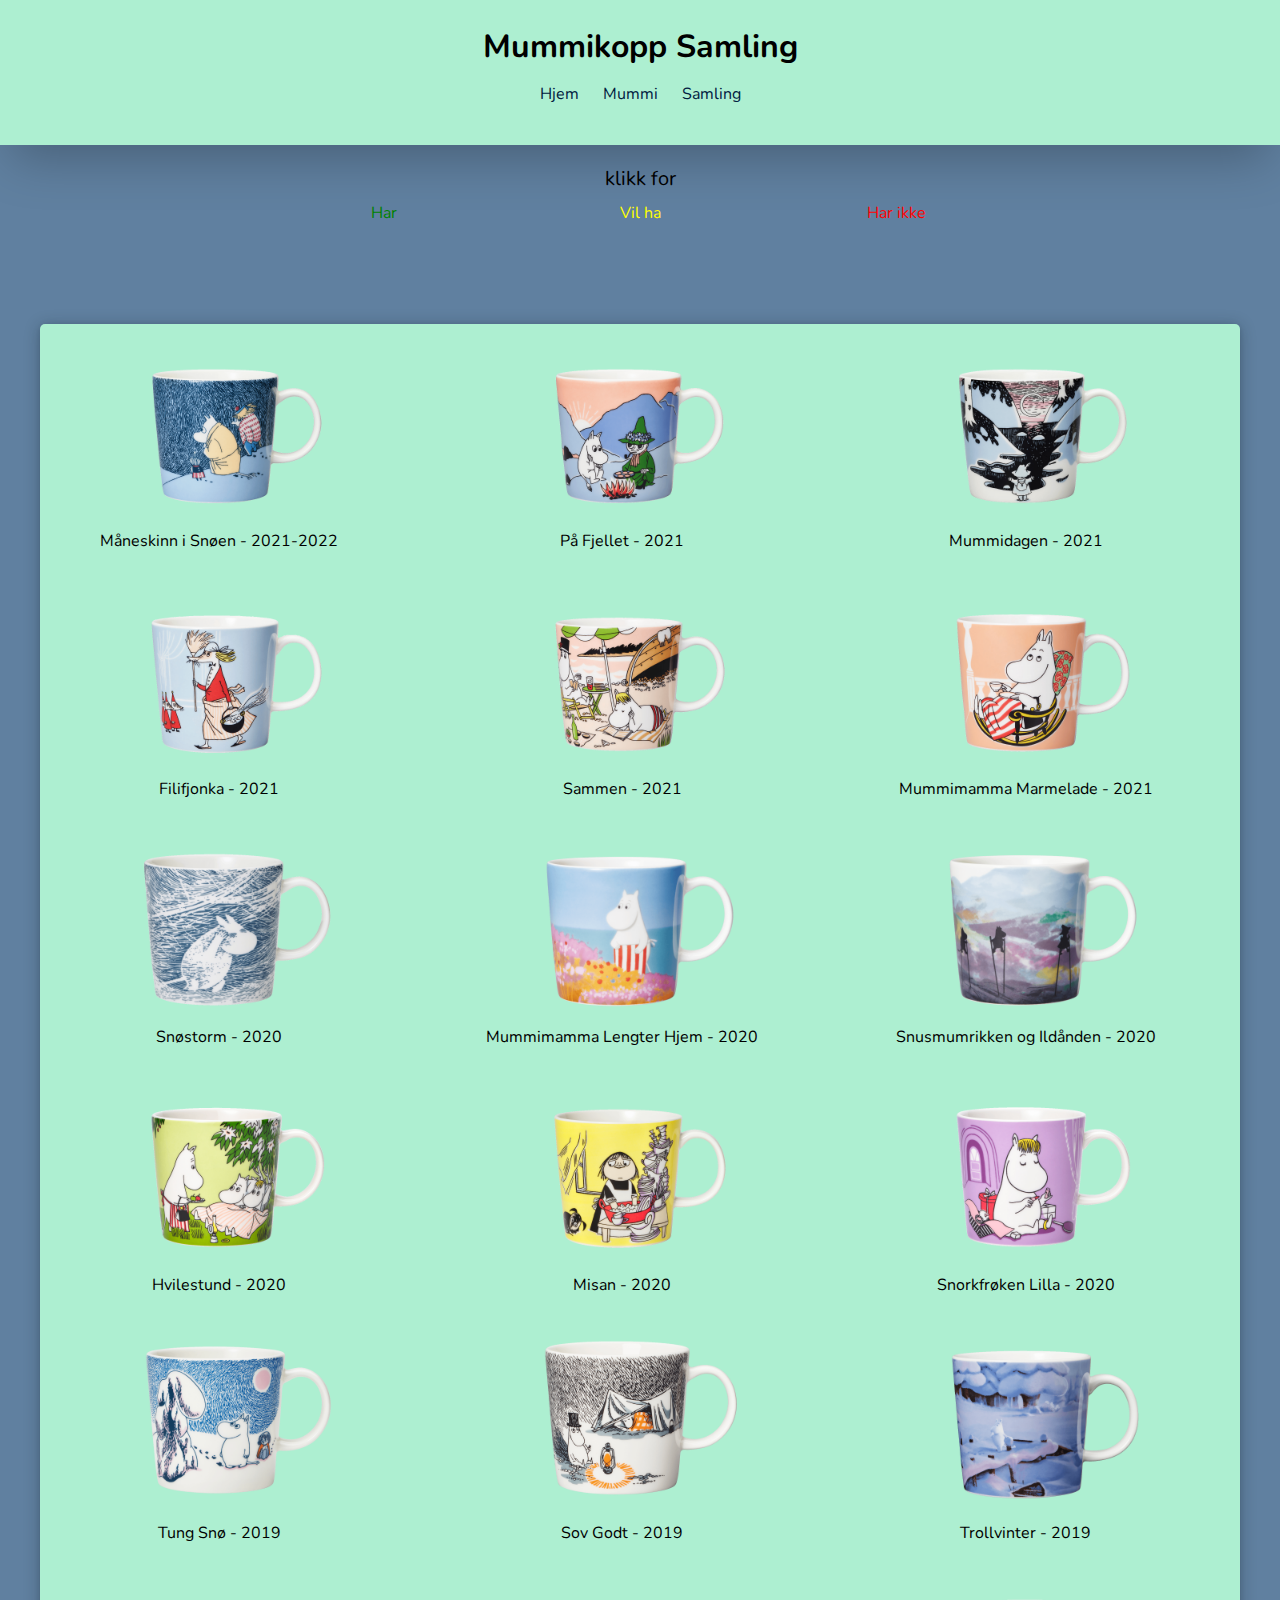
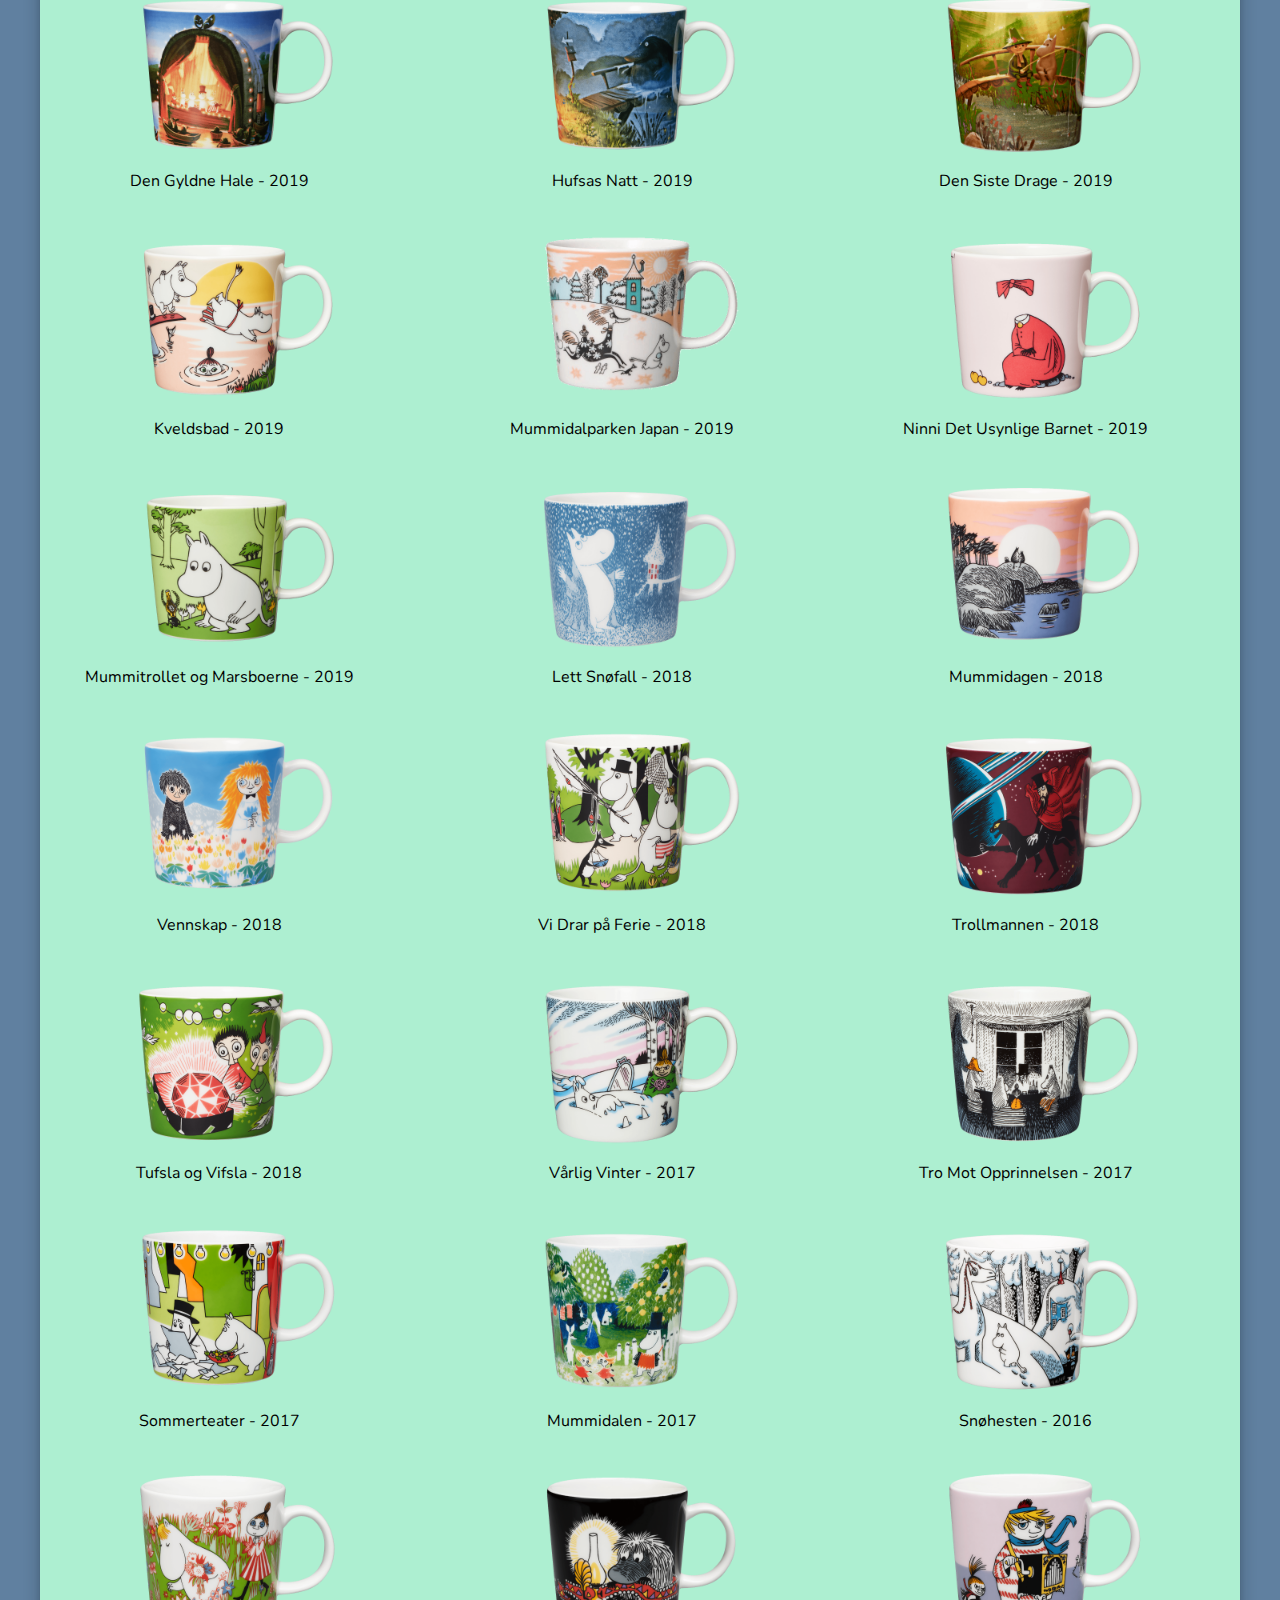
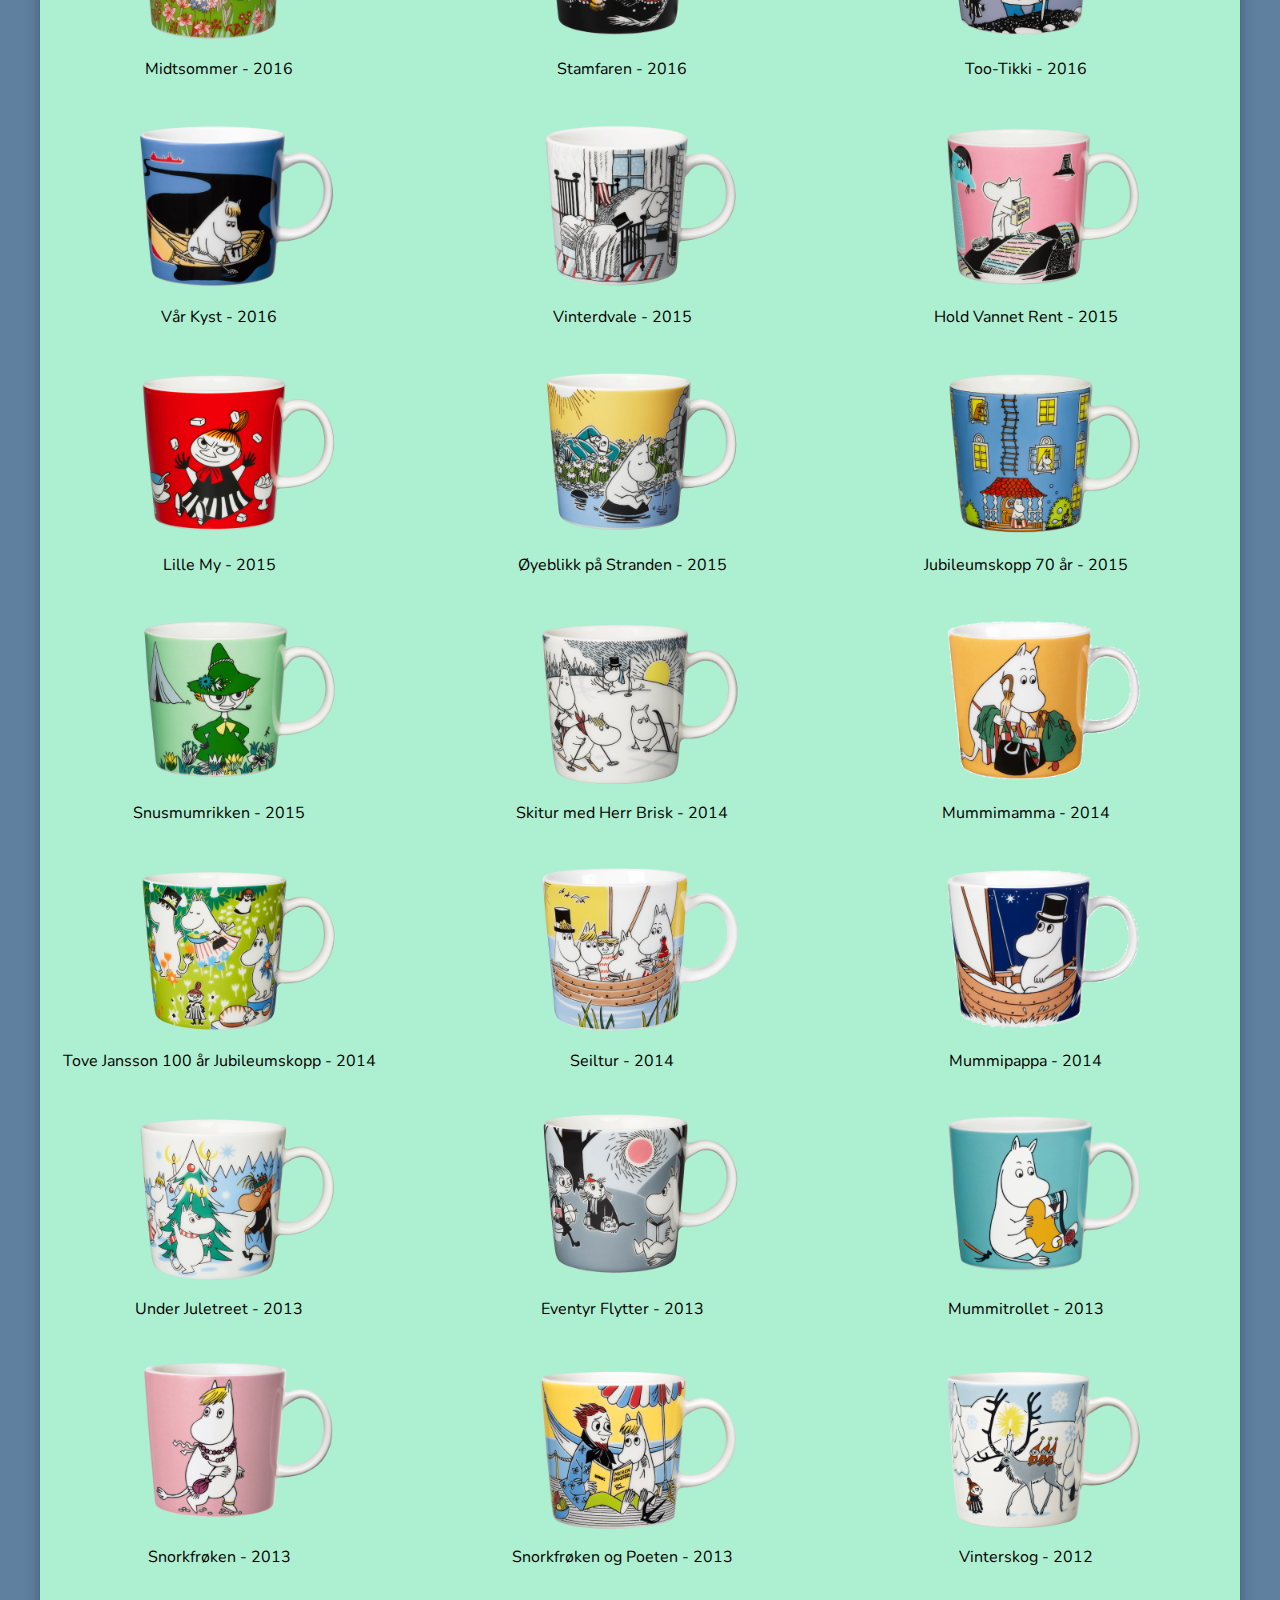
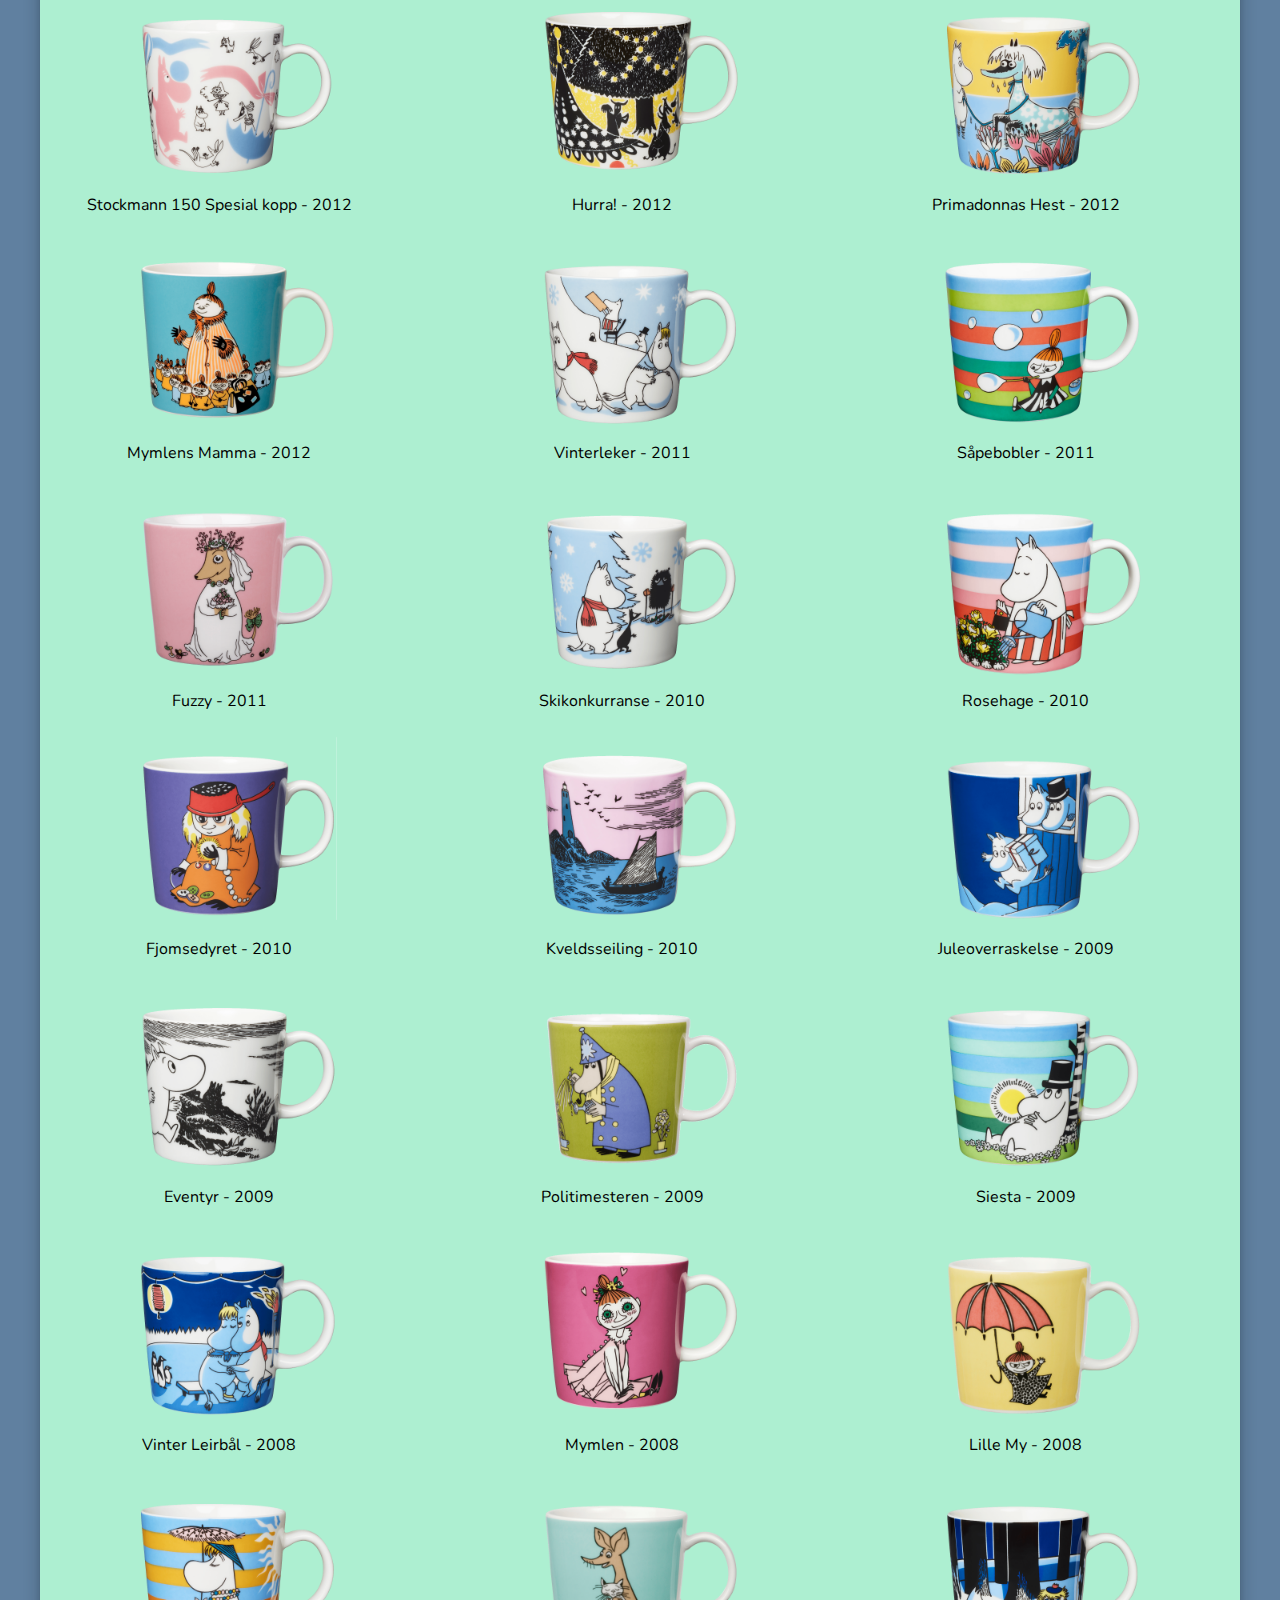
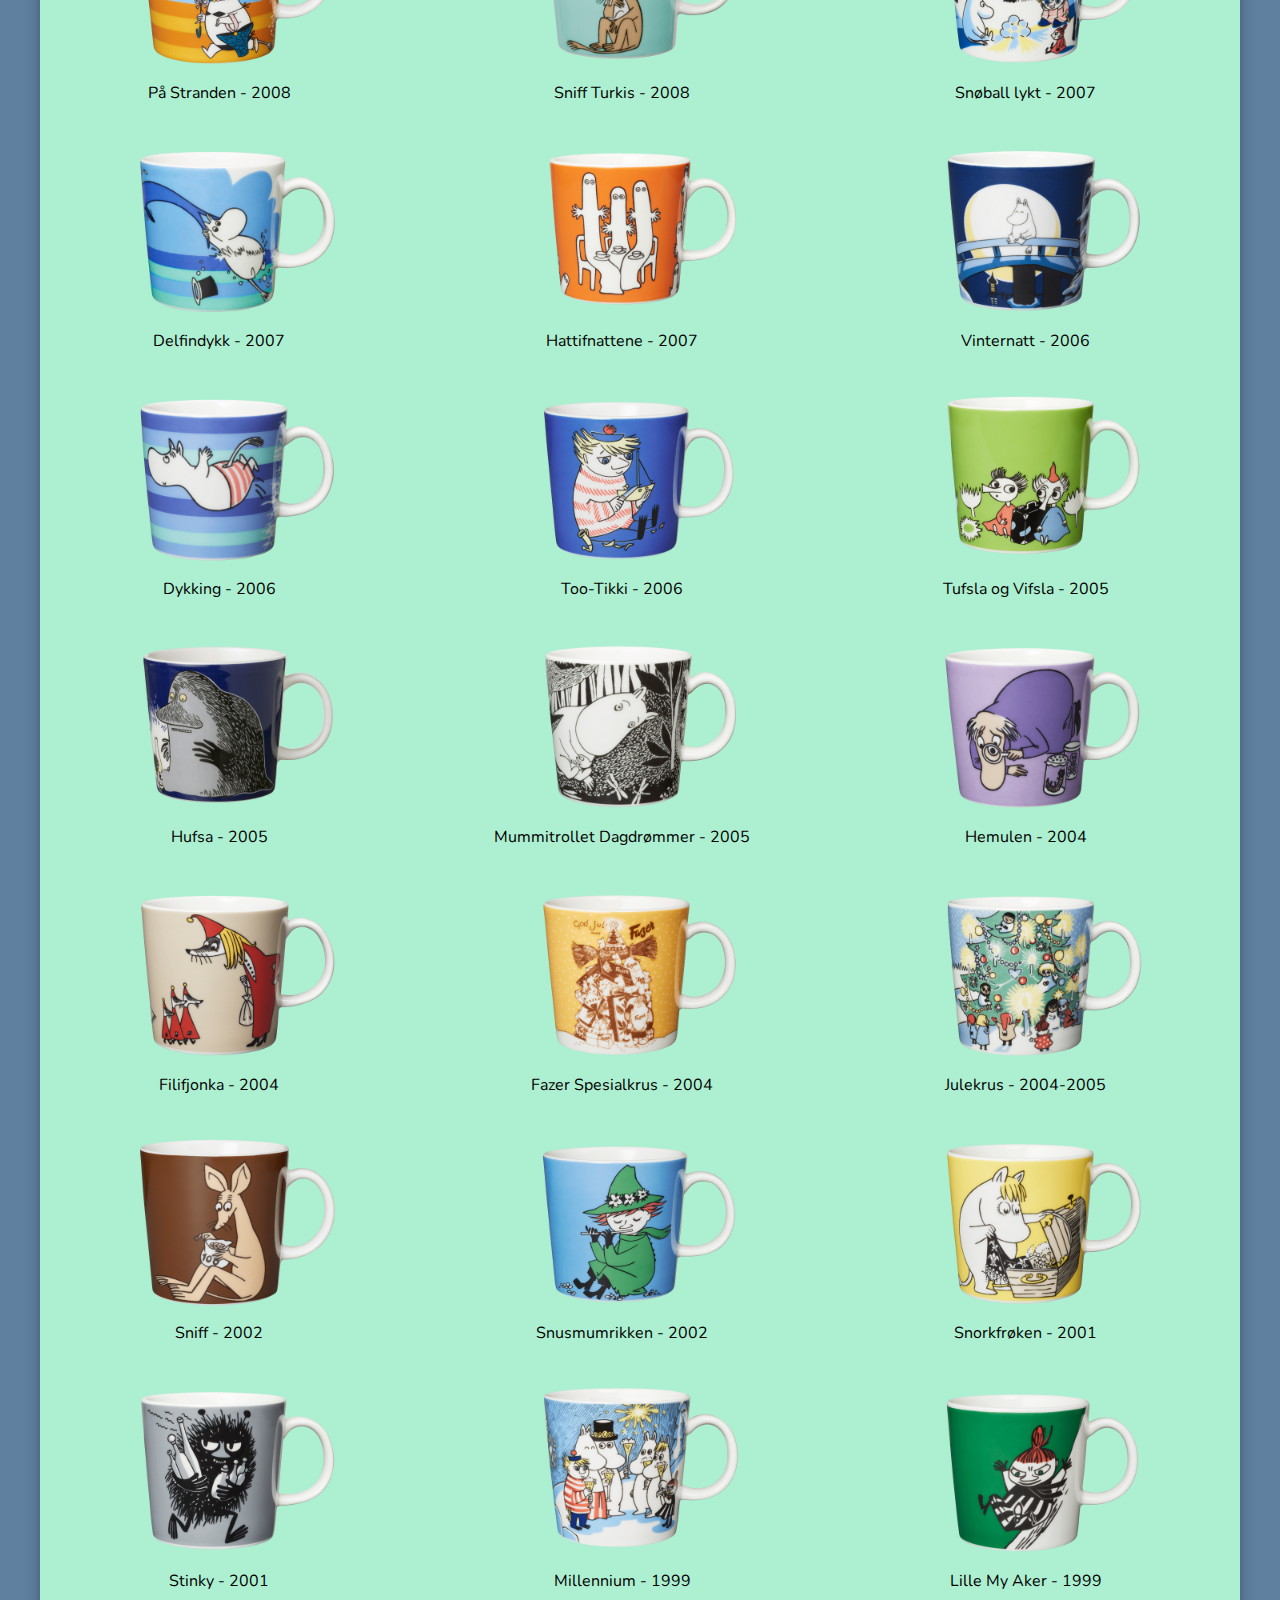
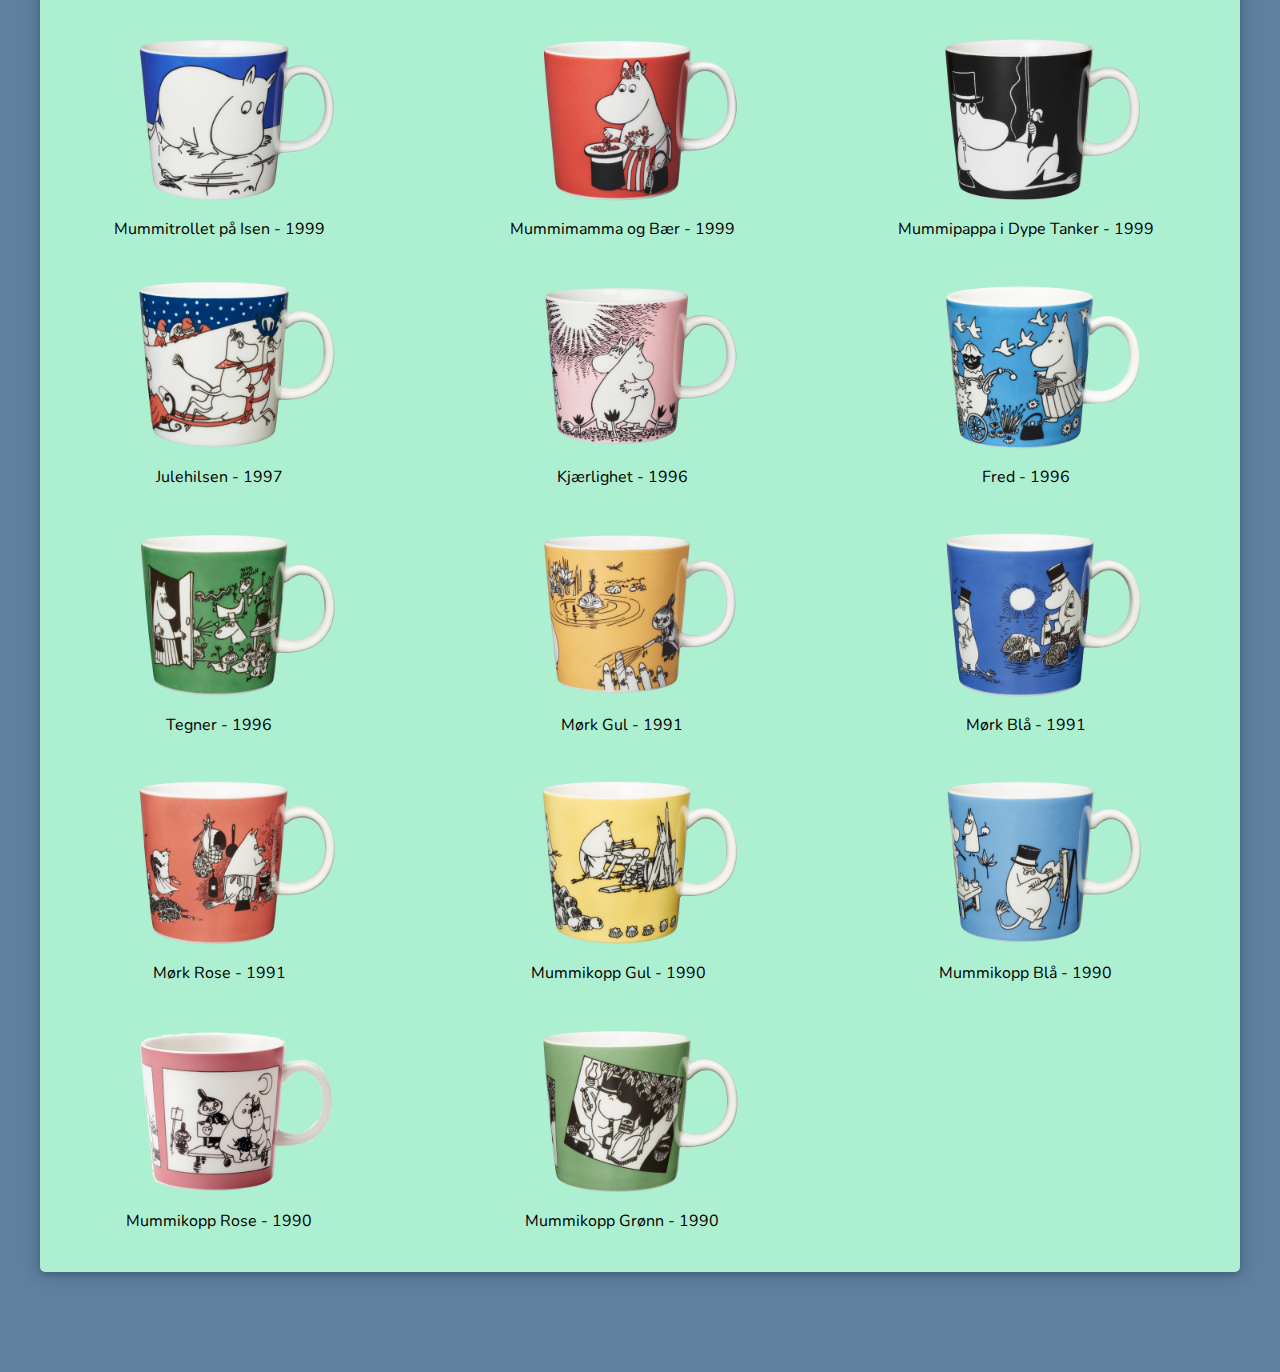
<file: index.html>
<!DOCTYPE html>
<html lang="en">
<head>
    <meta charset="UTF-8">
    <meta http-equiv="X-UA-Compatible" content="IE=edge">
    <meta name="viewport" content="width=device-width, initial-scale=1">
    <meta name="keyword" content="moomin, mummi, kopp, samling, mug">
    <link rel="icon" href="img/mummi.png">
    <link rel="stylesheet" typ="text/css" href="style.css">
    <link rel="preconnect" href="https://fonts.gstatic.com">
    <link href="https://fonts.googleapis.com/css2?family=Nunito&display=swap" rel="stylesheet">
    <link rel="stylesheet" href="https://use.fontawesome.com/releases/v5.15.3/css/all.css" integrity="sha384-SZXxX4whJ79/gErwcOYf+zWLeJdY/qpuqC4cAa9rOGUstPomtqpuNWT9wdPEn2fk" crossorigin="anonymous">
    <title>Mummi Samler</title>
    
</head>
<body id="body">
    <div id="navbar_container">
        <h1 id="nav_title">Mummikopp Samling</h1>
        <ul id="navbar_ul">
        <li><a href="hjem.html">Hjem</a></li>
        <li><a id="text_space_header" href="https://arabia.fi/eng/products/moomin-mug-listing" target="_blank">Mummi</a></li>
        <li><a href="index.html">Samling</a></li>
        </ul>
    </div>

    <p style="font-size: 20px; text-align:center; margin-top:20px; margin-bottom:10px;">klikk for</p>

    <div class="icons_meaning">
        <i class="fas fa-home fa-3x icon_item1"></i>
        <i class="fas fa-grin-hearts fa-3x icon_item2"></i>
        <i class="fas fa-heart-broken fa-3x icon_item3"></i>
    </div>

    <div class="text_under_topicons">
        <p class="texticon_item1">Har</p>
        <p class="texticon_item2">Vil ha</p>
        <p class="texticon_item3">Har ikke</p>
    </div>

    <!-- The Modal -->
    <div id="myModal" class="modal">

    <!-- The Close Button -->
    <span class="close">&times;</span>
  
    <!-- Modal Content (The Image) -->
    <img class="modal-content" id="img01">
  
    <!-- Modal Caption (Image Text) -->
    <div id="caption"></div>
    </div>

    <div id="main_container" class="main_container">

        <div class="image107">
            <img alt="Måneskinn i Snøen - 2021-2022" src="img/snow_moonlight_2021-2022.png" height="200px" width="200px">
            <p>Måneskinn i Snøen - 2021-2022</p>
            <div class="center_icon_text">
            <i data-type="me-107" data-active-color="green" data-disabled-color="#6080a0" class="fas fa-home fa-3x active-color-aware"></i>
            <i data-type="you-107" data-active-color="yellow" data-disabled-color="#6080a0" class="fas fa-grin-hearts fa-3x active-color-aware"></i>
            <i data-type="other-107" data-active-color="red" data-disabled-color="#6080a0" class="fas fa-heart-broken fa-3x active-color-aware"></i>
            </div>
        </div>
        <div class="image1">
            <img alt="På Fjellet - 2021" src="img/in_the_mountains_2021.png" height="200px" width="200px">
            <p>På Fjellet - 2021</p>
            <div class="center_icon_text">
            <i data-type="me" data-active-color="green" data-disabled-color="#6080a0" class="fas fa-home fa-3x active-color-aware"></i>
            <i data-type="you" data-active-color="yellow" data-disabled-color="#6080a0" class="fas fa-grin-hearts fa-3x active-color-aware"></i>
            <i data-type="other" data-active-color="red" data-disabled-color="#6080a0" class="fas fa-heart-broken fa-3x active-color-aware"></i>
            </div>  
        </div>
        <div class="image2">
            <img alt="Mummidagen - 2021" src="img/moominsday_2021.png" height="200px" width="200px">
            <p>Mummidagen - 2021</p>
            <div class="center_icon_text">
                <i data-type="me-2" data-active-color="green" data-disabled-color="#6080a0" class="fas fa-home fa-3x active-color-aware"></i>
                <i data-type="you-2" data-active-color="yellow" data-disabled-color="#6080a0" class="fas fa-grin-hearts fa-3x active-color-aware"></i>
                <i data-type="other-2" data-active-color="red" data-disabled-color="#6080a0" class="fas fa-heart-broken fa-3x active-color-aware"></i>
            </div>  
        </div>
        <div class="image3">
            <img alt="Filifjonka - 2021" src="img/fillifjonka_2021.png" height="200px" width="200px">
            <p>Filifjonka - 2021</p>
            <div class="center_icon_text">
                <i data-type="me-3" data-active-color="green" data-disabled-color="#6080a0"  class="fas fa-home fa-3x active-color-aware"></i>
                <i data-type="you-3" data-active-color="yellow" data-disabled-color="#6080a0" class="fas fa-grin-hearts fa-3x active-color-aware"></i>
                <i data-type="other-3" data-active-color="red" data-disabled-color="#6080a0" class="fas fa-heart-broken fa-3x active-color-aware"></i>
            </div>  
        </div>
        <div class="image4">
            <img alt="Sammen - 2021" src="img/together_2021.png" height="200px" width="200px">
            <p>Sammen - 2021</p>
            <div class="center_icon_text">
                <i data-type="me-4" data-active-color="green" data-disabled-color="#6080a0" class="fas fa-home fa-3x active-color-aware"></i>
                <i data-type="you-4" data-active-color="yellow" data-disabled-color="#6080a0" class="fas fa-grin-hearts fa-3x active-color-aware"></i>
                <i data-type="other-4" data-active-color="red" data-disabled-color="#6080a0" class="fas fa-heart-broken fa-3x active-color-aware"></i>
            </div>
        </div>
        <div class="image5">
            <img alt="Mummimamma Marmelade - 2021" src="img/moominmamma_marmelade_2021.png" height="200px" width="200px">
            <p>Mummimamma Marmelade - 2021</p>
            <div class="center_icon_text">
                <i data-type="me-5" data-active-color="green" data-disabled-color="#6080a0" class="fas fa-home fa-3x active-color-aware"></i>
                <i data-type="you-5" data-active-color="yellow" data-disabled-color="#6080a0" class="fas fa-grin-hearts fa-3x active-color-aware"></i>
                <i data-type="other-5" data-active-color="red" data-disabled-color="#6080a0" class="fas fa-heart-broken fa-3x active-color-aware"></i>
            </div>
        </div>
        <div class="image6">
            <img alt="Snøstorm- 2020" src="img/snowstorm_2021.png" height="200px" width="200px">
            <p>Snøstorm - 2020</p>
            <div class="center_icon_text">
                <i data-type="me-6" data-active-color="green" data-disabled-color="#6080a0" class="fas fa-home fa-3x active-color-aware"></i>
                <i data-type="you-6" data-active-color="yellow" data-disabled-color="#6080a0" class="fas fa-grin-hearts fa-3x active-color-aware"></i>
                <i data-type="other-6" data-active-color="red" data-disabled-color="#6080a0" class="fas fa-heart-broken fa-3x active-color-aware"></i>
            </div>
        </div>
        <div class="image7">
            <img alt="Mummimamma Lengter Hjem - 2020" src="img/Moominmammas_mural_2020.png" height="200px" width="200px">
            <p>Mummimamma Lengter Hjem - 2020</p>
            <div class="center_icon_text">
                <i data-type="me-7" data-active-color="green" data-disabled-color="#6080a0" class="fas fa-home fa-3x active-color-aware"></i>
                <i data-type="you-7" data-active-color="yellow" data-disabled-color="#6080a0" class="fas fa-grin-hearts fa-3x active-color-aware"></i>
                <i data-type="other-7" data-active-color="red" data-disabled-color="#6080a0" class="fas fa-heart-broken fa-3x active-color-aware"></i>
            </div>
        </div>
        <div class="image8">
            <img alt="Snusmumrikken og Ildånden - 2020" src="img/the_fire_spirit_2020.png" height="200px" width="200px">
            <p>Snusmumrikken og Ildånden - 2020</p>
            <div class="center_icon_text">
                <i data-type="me-8" data-active-color="green" data-disabled-color="#6080a0" class="fas fa-home fa-3x active-color-aware"></i>
                <i data-type="you-8" data-active-color="yellow" data-disabled-color="#6080a0" class="fas fa-grin-hearts fa-3x active-color-aware"></i>
                <i data-type="other-8" data-active-color="red" data-disabled-color="#6080a0" class="fas fa-heart-broken fa-3x active-color-aware"></i>
            </div>
        </div>
        <div class="image9">
            <img alt="Hvilestund - 2020" src="img/relaxing_2020.png" height="200px" width="200px">
            <p>Hvilestund - 2020</p>
            <div class="center_icon_text">
                <i data-type="me-9" data-active-color="green" data-disabled-color="#6080a0" class="fas fa-home fa-3x active-color-aware"></i>
                <i data-type="you-9" data-active-color="yellow" data-disabled-color="#6080a0" class="fas fa-grin-hearts fa-3x active-color-aware"></i>
                <i data-type="other-9" data-active-color="red" data-disabled-color="#6080a0" class="fas fa-heart-broken fa-3x active-color-aware"></i>
            </div>
        </div>
        <div class="image10">
            <img alt="Misan - 2020" src="img/misabel_yellow_2020.png" height="200px" width="200px">
            <p>Misan - 2020</p>
            <div class="center_icon_text">
                <i data-type="me-10" data-active-color="green" data-disabled-color="#6080a0" class="fas fa-home fa-3x active-color-aware"></i>
                <i data-type="you-10" data-active-color="yellow" data-disabled-color="#6080a0" class="fas fa-grin-hearts fa-3x active-color-aware"></i>
                <i data-type="other-10" data-active-color="red" data-disabled-color="#6080a0" class="fas fa-heart-broken fa-3x active-color-aware"></i>
            </div>
        </div>
        <div class="image11">
            <img alt="Snorkfrøken Lilla - 2020" src="img/Snorkmaiden_lila_2020.png" height="200px" width="200px">
            <p>Snorkfrøken Lilla - 2020</p>
            <div class="center_icon_text">
                <i data-type="me-11" data-active-color="green" data-disabled-color="#6080a0" class="fas fa-home fa-3x active-color-aware"></i>
                <i data-type="you-11" data-active-color="yellow" data-disabled-color="#6080a0" class="fas fa-grin-hearts fa-3x active-color-aware"></i>
                <i data-type="other-11" data-active-color="red" data-disabled-color="#6080a0" class="fas fa-heart-broken fa-3x active-color-aware"></i>
            </div>
        </div>
        <div class="image12">
            <img alt="Tung Snø - 2019" src="img/Crown_snow_load_2019.png" height="200px" width="200px">
            <p>Tung Snø - 2019</p>
            <div class="center_icon_text">
                <i data-type="me-12" data-active-color="green" data-disabled-color="#6080a0" class="fas fa-home fa-3x active-color-aware"></i>
                <i data-type="you-12" data-active-color="yellow" data-disabled-color="#6080a0" class="fas fa-grin-hearts fa-3x active-color-aware"></i>
                <i data-type="other-12" data-active-color="red" data-disabled-color="#6080a0" class="fas fa-heart-broken fa-3x active-color-aware"></i>
            </div>
        </div>
        <div class="image13">
            <img alt="Sov Godt - 2019" src="img/sleep_well_2019.png" height="200px" width="200px">
            <p>Sov Godt - 2019</p>
            <div class="center_icon_text">
                <i data-type="me-13" data-active-color="green" data-disabled-color="#6080a0" class="fas fa-home fa-3x active-color-aware"></i>
                <i data-type="you-13" data-active-color="yellow" data-disabled-color="#6080a0" class="fas fa-grin-hearts fa-3x active-color-aware"></i>
                <i data-type="other-13" data-active-color="red" data-disabled-color="#6080a0" class="fas fa-heart-broken fa-3x active-color-aware"></i>
            </div>
        </div>
        <div class="image14">
            <img alt="Trollvinter - 2019" src="img/midwinter_2019.png" height="200px" width="200px">
            <p>Trollvinter - 2019</p>
            <div class="center_icon_text">
                <i data-type="me-14" data-active-color="green" data-disabled-color="#6080a0" class="fas fa-home fa-3x active-color-aware"></i>
                <i data-type="you-14" data-active-color="yellow" data-disabled-color="#6080a0" class="fas fa-grin-hearts fa-3x active-color-aware"></i>
                <i data-type="other-14" data-active-color="red" data-disabled-color="#6080a0" class="fas fa-heart-broken fa-3x active-color-aware"></i>
            </div>
        </div>
        <div class="image15">
            <img alt="Den Gyldne Hale - 2019" src="img/golden_tale_2019.png" height="200px" width="200px">
            <p>Den Gyldne Hale - 2019</p>
            <div class="center_icon_text">
                <i data-type="me-15" data-active-color="green" data-disabled-color="#6080a0" class="fas fa-home fa-3x active-color-aware"></i>
                <i data-type="you-15" data-active-color="yellow" data-disabled-color="#6080a0" class="fas fa-grin-hearts fa-3x active-color-aware"></i>
                <i data-type="other-15" data-active-color="red" data-disabled-color="#6080a0" class="fas fa-heart-broken fa-3x active-color-aware"></i>
            </div>
        </div>
        <div class="image16">
            <img alt="Hufsas Natt - 2019" src="img/night_of_the_groke_2019.png" height="200px" width="200px">
            <p>Hufsas Natt - 2019</p>
            <div class="center_icon_text">
                <i data-type="me-16" data-active-color="green" data-disabled-color="#6080a0" class="fas fa-home fa-3x active-color-aware"></i>
                <i data-type="you-16" data-active-color="yellow" data-disabled-color="#6080a0" class="fas fa-grin-hearts fa-3x active-color-aware"></i>
                <i data-type="other-16" data-active-color="red" data-disabled-color="#6080a0" class="fas fa-heart-broken fa-3x active-color-aware"></i>
            </div>
        </div>
        <div class="image17">
            <img alt="Den Siste Drage - 2019" src="img/the_last_dragon_2019.png" height="200px" width="200px">
            <p>Den Siste Drage - 2019</p>
            <div class="center_icon_text">
                <i data-type="me-17" data-active-color="green" data-disabled-color="#6080a0" class="fas fa-home fa-3x active-color-aware"></i>
                <i data-type="you-17" data-active-color="yellow" data-disabled-color="#6080a0" class="fas fa-grin-hearts fa-3x active-color-aware"></i>
                <i data-type="other-17" data-active-color="red" data-disabled-color="#6080a0" class="fas fa-heart-broken fa-3x active-color-aware"></i>
            </div>
        </div>
        <div class="image18">
            <img alt="Kveldsbad - 2019" src="img/evening_swim_2019.png" height="200px" width="200px">
            <p>Kveldsbad - 2019</p>
            <div class="center_icon_text">
                <i data-type="me-18" data-active-color="green" data-disabled-color="#6080a0" class="fas fa-home fa-3x active-color-aware"></i>
                <i data-type="you-18" data-active-color="yellow" data-disabled-color="#6080a0" class="fas fa-grin-hearts fa-3x active-color-aware"></i>
                <i data-type="other-18" data-active-color="red" data-disabled-color="#6080a0" class="fas fa-heart-broken fa-3x active-color-aware"></i>
            </div>
        </div>
        <div class="image19">
            <img alt="Mummidalparken Japan - 2019" src="img/moominvalley_park_japan_2019.png" height="200px" width="200px">
            <p>Mummidalparken Japan - 2019</p>
            <div class="center_icon_text">
                <i data-type="me-19" data-active-color="green" data-disabled-color="#6080a0" class="fas fa-home fa-3x active-color-aware"></i>
                <i data-type="you-19" data-active-color="yellow" data-disabled-color="#6080a0" class="fas fa-grin-hearts fa-3x active-color-aware"></i>
                <i data-type="other-19" data-active-color="red" data-disabled-color="#6080a0" class="fas fa-heart-broken fa-3x active-color-aware"></i>
            </div>
        </div>
        <div class="image20">
            <img alt="Ninni Det Usynlige Barnet - 2019" src="img/ninny_powder_2019.png" height="200px" width="200px">
            <p>Ninni Det Usynlige Barnet - 2019</p>
            <div class="center_icon_text">
                <i data-type="me-20" data-active-color="green" data-disabled-color="#6080a0" class="fas fa-home fa-3x active-color-aware"></i>
                <i data-type="you-20" data-active-color="yellow" data-disabled-color="#6080a0" class="fas fa-grin-hearts fa-3x active-color-aware"></i>
                <i data-type="other-20" data-active-color="red" data-disabled-color="#6080a0" class="fas fa-heart-broken fa-3x active-color-aware"></i>
            </div>
        </div>
        <div class="image21">
            <img alt="Mummitrollet og Marsboerne - 2019" src="img/moomintroll_grassgreen_2019.png" height="200px" width="200px">
            <p>Mummitrollet og Marsboerne - 2019</p>
            <div class="center_icon_text">
                <i data-type="me-21" data-active-color="green" data-disabled-color="#6080a0" class="fas fa-home fa-3x active-color-aware"></i>
                <i data-type="you-21" data-active-color="yellow" data-disabled-color="#6080a0" class="fas fa-grin-hearts fa-3x active-color-aware"></i>
                <i data-type="other-21" data-active-color="red" data-disabled-color="#6080a0" class="fas fa-heart-broken fa-3x active-color-aware"></i>
            </div>
        </div>
        <div class="image22">
            <img alt="Lett Snøfall - 2018" src="img/light_snowfall_2018.png" height="200px" width="200px">
            <p>Lett Snøfall - 2018</p>
            <div class="center_icon_text">
                <i data-type="me-22" data-active-color="green" data-disabled-color="#6080a0" class="fas fa-home fa-3x active-color-aware"></i>
                <i data-type="you-22" data-active-color="yellow" data-disabled-color="#6080a0" class="fas fa-grin-hearts fa-3x active-color-aware"></i>
                <i data-type="other-22" data-active-color="red" data-disabled-color="#6080a0" class="fas fa-heart-broken fa-3x active-color-aware"></i>
            </div>
        </div>
        <div class="image23">
            <img alt="Mummidagen - 2018" src="img/moomins_day_2018.png" height="200px" width="200px">
            <p>Mummidagen - 2018</p>
            <div class="center_icon_text">
                <i data-type="me-23" data-active-color="green" data-disabled-color="#6080a0" class="fas fa-home fa-3x active-color-aware"></i>
                <i data-type="you-23" data-active-color="yellow" data-disabled-color="#6080a0" class="fas fa-grin-hearts fa-3x active-color-aware"></i>
                <i data-type="other-23" data-active-color="red" data-disabled-color="#6080a0" class="fas fa-heart-broken fa-3x active-color-aware"></i>
            </div>
        </div>
        <div class="image24">
            <img alt="Vennskap - 2018" src="img/friendship_2018.png" height="200px" width="200px">
            <p>Vennskap - 2018</p>
            <div class="center_icon_text">
                <i data-type="me-24" data-active-color="green" data-disabled-color="#6080a0" class="fas fa-home fa-3x active-color-aware"></i>
                <i data-type="you-24" data-active-color="yellow" data-disabled-color="#6080a0" class="fas fa-grin-hearts fa-3x active-color-aware"></i>
                <i data-type="other-24" data-active-color="red" data-disabled-color="#6080a0" class="fas fa-heart-broken fa-3x active-color-aware"></i>
            </div>
        </div>
        <div class="image25">
            <img alt="Vi Drar på Ferie - 2018" src="img/going_on_vecation_2018.png" height="200px" width="200px">
            <p>Vi Drar på Ferie - 2018</p>
            <div class="center_icon_text">
                <i data-type="me-25" data-active-color="green" data-disabled-color="#6080a0" class="fas fa-home fa-3x active-color-aware"></i>
                <i data-type="you-25" data-active-color="yellow" data-disabled-color="#6080a0" class="fas fa-grin-hearts fa-3x active-color-aware"></i>
                <i data-type="other-25" data-active-color="red" data-disabled-color="#6080a0" class="fas fa-heart-broken fa-3x active-color-aware"></i>
            </div>
        </div>
        <div class="image26">
            <img alt="Trollmannen - 2018" src="img/hobgoblin_purple_2018.png" height="200px" width="200px">
            <p>Trollmannen - 2018</p>
            <div class="center_icon_text">
                <i data-type="me-26" data-active-color="green" data-disabled-color="#6080a0" class="fas fa-home fa-3x active-color-aware"></i>
                <i data-type="you-26" data-active-color="yellow" data-disabled-color="#6080a0" class="fas fa-grin-hearts fa-3x active-color-aware"></i>
                <i data-type="other-26" data-active-color="red" data-disabled-color="#6080a0" class="fas fa-heart-broken fa-3x active-color-aware"></i>
            </div>
        </div>
        <div class="image27">
            <img alt="Tufsla og Vifsla - 2018" src="img/thingumy_and_bob_green_2018.png" height="200px" width="200px">
            <p>Tufsla og Vifsla - 2018</p>
            <div class="center_icon_text">
                <i data-type="me-27" data-active-color="green" data-disabled-color="#6080a0" class="fas fa-home fa-3x active-color-aware"></i>
                <i data-type="you-27" data-active-color="yellow" data-disabled-color="#6080a0" class="fas fa-grin-hearts fa-3x active-color-aware"></i>
                <i data-type="other-27" data-active-color="red" data-disabled-color="#6080a0" class="fas fa-heart-broken fa-3x active-color-aware"></i>
            </div>
        </div>
        <div class="image28">
            <img alt="Vårlig Vinter - 2017" src="img/spring_winter_2017.png" height="200px" width="200px">
            <p>Vårlig Vinter - 2017</p>
            <div class="center_icon_text">
                <i data-type="me-28" data-active-color="green" data-disabled-color="#6080a0" class="fas fa-home fa-3x active-color-aware"></i>
                <i data-type="you-28" data-active-color="yellow" data-disabled-color="#6080a0" class="fas fa-grin-hearts fa-3x active-color-aware"></i>
                <i data-type="other-28" data-active-color="red" data-disabled-color="#6080a0" class="fas fa-heart-broken fa-3x active-color-aware"></i>
            </div>
        </div>
        <div class="image29">
            <img alt="Tro Mot Opprinnelsen - 2017" src="img/true_to_its_origins_2017.png" height="200px" width="200px">
            <p>Tro Mot Opprinnelsen - 2017</p>
            <div class="center_icon_text">
                <i data-type="me-29" data-active-color="green" data-disabled-color="#6080a0" class="fas fa-home fa-3x active-color-aware"></i>
                <i data-type="you-29" data-active-color="yellow" data-disabled-color="#6080a0" class="fas fa-grin-hearts fa-3x active-color-aware"></i>
                <i data-type="other-29" data-active-color="red" data-disabled-color="#6080a0" class="fas fa-heart-broken fa-3x active-color-aware"></i>
            </div>
        </div>
        <div class="image30">
            <img alt="Sommerteater - 2017" src="img/summer_theatre_2017.png" height="200px" width="200px">
            <p>Sommerteater - 2017</p>
            <div class="center_icon_text">
                <i data-type="me-30" data-active-color="green" data-disabled-color="#6080a0" class="fas fa-home fa-3x active-color-aware"></i>
                <i data-type="you-30" data-active-color="yellow" data-disabled-color="#6080a0" class="fas fa-grin-hearts fa-3x active-color-aware"></i>
                <i data-type="other-30" data-active-color="red" data-disabled-color="#6080a0" class="fas fa-heart-broken fa-3x active-color-aware"></i>
            </div>
        </div>
        <div class="image31">
            <img alt="Mummidalen - 2017" src="img/moominvalley_2017.png" height="200px" width="200px">
            <p>Mummidalen - 2017</p>
            <div class="center_icon_text">
                <i data-type="me-31" data-active-color="green" data-disabled-color="#6080a0" class="fas fa-home fa-3x active-color-aware"></i>
                <i data-type="you-31" data-active-color="yellow" data-disabled-color="#6080a0" class="fas fa-grin-hearts fa-3x active-color-aware"></i>
                <i data-type="other-31" data-active-color="red" data-disabled-color="#6080a0" class="fas fa-heart-broken fa-3x active-color-aware"></i>
            </div>
        </div>
        <div class="image32">
            <img alt="Snøhesten - 2016" src="img/snow_horse_2016.png" height="200px" width="200px">
            <p>Snøhesten - 2016</p>
            <div class="center_icon_text">
                <i data-type="me-32" data-active-color="green" data-disabled-color="#6080a0" class="fas fa-home fa-3x active-color-aware"></i>
                <i data-type="you-32" data-active-color="yellow" data-disabled-color="#6080a0" class="fas fa-grin-hearts fa-3x active-color-aware"></i>
                <i data-type="other-32" data-active-color="red" data-disabled-color="#6080a0" class="fas fa-heart-broken fa-3x active-color-aware"></i>
            </div>
        </div>
        <div class="image33">
            <img alt="Midtsommer - 2016" src="img/midsummer_2016.png" height="200px" width="200px">
            <p>Midtsommer - 2016</p>
            <div class="center_icon_text">
                <i data-type="me-33" data-active-color="green" data-disabled-color="#6080a0" class="fas fa-home fa-3x active-color-aware"></i>
                <i data-type="you-33" data-active-color="yellow" data-disabled-color="#6080a0" class="fas fa-grin-hearts fa-3x active-color-aware"></i>
                <i data-type="other-33" data-active-color="red" data-disabled-color="#6080a0" class="fas fa-heart-broken fa-3x active-color-aware"></i>
            </div>
        </div>
        <div class="image34">
            <img alt="Stamfaren - 2016" src="img/ancestor_black_2016.png" height="200px" width="200px">
            <p>Stamfaren - 2016</p>
            <div class="center_icon_text">
                <i data-type="me-34" data-active-color="green" data-disabled-color="#6080a0" class="fas fa-home fa-3x active-color-aware"></i>
                <i data-type="you-34" data-active-color="yellow" data-disabled-color="#6080a0" class="fas fa-grin-hearts fa-3x active-color-aware"></i>
                <i data-type="other-34" data-active-color="red" data-disabled-color="#6080a0" class="fas fa-heart-broken fa-3x active-color-aware"></i>
            </div>
        </div>
        <div class="image35">
            <img alt="Too-Tikki - 2016" src="img/tooticky_voilet_2016.png" height="200px" width="200px">
            <p>Too-Tikki - 2016</p>
            <div class="center_icon_text">
                <i data-type="me-35" data-active-color="green" data-disabled-color="#6080a0" class="fas fa-home fa-3x active-color-aware"></i>
                <i data-type="you-35" data-active-color="yellow" data-disabled-color="#6080a0" class="fas fa-grin-hearts fa-3x active-color-aware"></i>
                <i data-type="other-35" data-active-color="red" data-disabled-color="#6080a0" class="fas fa-heart-broken fa-3x active-color-aware"></i>
            </div>
        </div>
        <div class="image36">
            <img alt="Vår Kyst - 2016" src="img/our_coast_2016.png" height="200px" width="200px">
            <p>Vår Kyst - 2016</p>
            <div class="center_icon_text">
                <i data-type="me-36" data-active-color="green" data-disabled-color="#6080a0" class="fas fa-home fa-3x active-color-aware"></i>
                <i data-type="you-36" data-active-color="yellow" data-disabled-color="#6080a0" class="fas fa-grin-hearts fa-3x active-color-aware"></i>
                <i data-type="other-36" data-active-color="red" data-disabled-color="#6080a0" class="fas fa-heart-broken fa-3x active-color-aware"></i>
            </div>
        </div>
        <div class="image37">
            <img alt="Vinterdvale - 2015" src="img/hibernation_2015.png" height="200px" width="200px">
            <p>Vinterdvale - 2015</p>
            <div class="center_icon_text">
                <i data-type="me-37" data-active-color="green" data-disabled-color="#6080a0" class="fas fa-home fa-3x active-color-aware"></i>
                <i data-type="you-37" data-active-color="yellow" data-disabled-color="#6080a0" class="fas fa-grin-hearts fa-3x active-color-aware"></i>
                <i data-type="other-37" data-active-color="red" data-disabled-color="#6080a0" class="fas fa-heart-broken fa-3x active-color-aware"></i>
            </div>
        </div>
        <div class="image38">
            <img alt="Hold Vannet Rent - 2015" src="img/keep_waters_clean_2015.png" height="200px" width="200px">
            <p>Hold Vannet Rent - 2015</p>
            <div class="center_icon_text">
                <i data-type="me-38" data-active-color="green" data-disabled-color="#6080a0" class="fas fa-home fa-3x active-color-aware"></i>
                <i data-type="you-38" data-active-color="yellow" data-disabled-color="#6080a0" class="fas fa-grin-hearts fa-3x active-color-aware"></i>
                <i data-type="other-38" data-active-color="red" data-disabled-color="#6080a0" class="fas fa-heart-broken fa-3x active-color-aware"></i>
            </div>
        </div>
        <div class="image39">
            <img alt="Lille My - 2015" src="img/little_my_red_2015.png" height="200px" width="200px">
            <p>Lille My - 2015</p>
            <div class="center_icon_text">
                <i data-type="me-39" data-active-color="green" data-disabled-color="#6080a0" class="fas fa-home fa-3x active-color-aware"></i>
                <i data-type="you-39" data-active-color="yellow" data-disabled-color="#6080a0" class="fas fa-grin-hearts fa-3x active-color-aware"></i>
                <i data-type="other-39" data-active-color="red" data-disabled-color="#6080a0" class="fas fa-heart-broken fa-3x active-color-aware"></i>
            </div>
        </div>
        <div class="image40">
            <img alt="Øyeblikk på Stranden - 2015" src="img/moment_on_the_shore_2015.png" height="200px" width="200px">
            <p>Øyeblikk på Stranden - 2015</p>
            <div class="center_icon_text">
                <i data-type="me-40" data-active-color="green" data-disabled-color="#6080a0" class="fas fa-home fa-3x active-color-aware"></i>
                <i data-type="you-40" data-active-color="yellow" data-disabled-color="#6080a0" class="fas fa-grin-hearts fa-3x active-color-aware"></i>
                <i data-type="other-40" data-active-color="red" data-disabled-color="#6080a0" class="fas fa-heart-broken fa-3x active-color-aware"></i>
            </div>
        </div>
        <div class="image41">
            <img alt="Jubileumskopp 70 år - 2015" src="img/moominhouse_2015.png" height="200px" width="200px">
            <p>Jubileumskopp 70 år - 2015</p>
            <div class="center_icon_text">
                <i data-type="me-41" data-active-color="green" data-disabled-color="#6080a0" class="fas fa-home fa-3x active-color-aware"></i>
                <i data-type="you-41" data-active-color="yellow" data-disabled-color="#6080a0" class="fas fa-grin-hearts fa-3x active-color-aware"></i>
                <i data-type="other-41" data-active-color="red" data-disabled-color="#6080a0" class="fas fa-heart-broken fa-3x active-color-aware"></i>
            </div>
        </div>
        <div class="image42">
            <img alt="Snusmumrikken - 2015" src="img/snufkin_green_2015.png" height="200px" width="200px">
            <p>Snusmumrikken - 2015</p>
            <div class="center_icon_text">
                <i data-type="me-42" data-active-color="green" data-disabled-color="#6080a0" class="fas fa-home fa-3x active-color-aware"></i>
                <i data-type="you-42" data-active-color="yellow" data-disabled-color="#6080a0" class="fas fa-grin-hearts fa-3x active-color-aware"></i>
                <i data-type="other-42" data-active-color="red" data-disabled-color="#6080a0" class="fas fa-heart-broken fa-3x active-color-aware"></i>
            </div>
        </div>
        <div class="image43">
            <img alt="Skitur med Herr Brisk - 2014" src="img/skiing_with_mr.brisk_2014.png" height="200px" width="200px">
            <p>Skitur med Herr Brisk - 2014</p>
            <div class="center_icon_text">
                <i data-type="me-43" data-active-color="green" data-disabled-color="#6080a0" class="fas fa-home fa-3x active-color-aware"></i>
                <i data-type="you-43" data-active-color="yellow" data-disabled-color="#6080a0" class="fas fa-grin-hearts fa-3x active-color-aware"></i>
                <i data-type="other-43" data-active-color="red" data-disabled-color="#6080a0" class="fas fa-heart-broken fa-3x active-color-aware"></i>
            </div>
        </div>
        <div class="image44">
            <img alt="Mummimamma - 2014" src="img/moominmamma_2014.png" height="200px" width="200px">
            <p>Mummimamma - 2014</p>
            <div class="center_icon_text">
                <i data-type="me-44" data-active-color="green" data-disabled-color="#6080a0" class="fas fa-home fa-3x active-color-aware"></i>
                <i data-type="you-44" data-active-color="yellow" data-disabled-color="#6080a0" class="fas fa-grin-hearts fa-3x active-color-aware"></i>
                <i data-type="other-44" data-active-color="red" data-disabled-color="#6080a0" class="fas fa-heart-broken fa-3x active-color-aware"></i>
            </div>
        </div>
        <div class="image45">
            <img alt="Tove Jansson 100 år Jubileumskopp - 2014" src="img/toves_jubileum_2014.png" height="200px" width="200px">
            <p>Tove Jansson 100 år Jubileumskopp - 2014</p>
            <div class="center_icon_text">
                <i data-type="me-45" data-active-color="green" data-disabled-color="#6080a0" class="fas fa-home fa-3x active-color-aware"></i>
                <i data-type="you-45" data-active-color="yellow" data-disabled-color="#6080a0" class="fas fa-grin-hearts fa-3x active-color-aware"></i>
                <i data-type="other-45" data-active-color="red" data-disabled-color="#6080a0" class="fas fa-heart-broken fa-3x active-color-aware"></i>
            </div>
        </div>
        <div class="image46">
            <img alt="Seiltur - 2014" src="img/sailing_with_nibling_and_tooticky_2014.png" height="200px" width="200px">
            <p>Seiltur - 2014</p>
            <div class="center_icon_text">
                <i data-type="me-46" data-active-color="green" data-disabled-color="#6080a0" class="fas fa-home fa-3x active-color-aware"></i>
                <i data-type="you-46" data-active-color="yellow" data-disabled-color="#6080a0" class="fas fa-grin-hearts fa-3x active-color-aware"></i>
                <i data-type="other-46" data-active-color="red" data-disabled-color="#6080a0" class="fas fa-heart-broken fa-3x active-color-aware"></i>
            </div>
        </div>
        <div class="image47">
            <img alt="Mummipappa - 2014" src="img/moominpappa_dark_blue_2014.png" height="200px" width="200px">
            <p>Mummipappa - 2014</p>
            <div class="center_icon_text">
                <i data-type="me-47" data-active-color="green" data-disabled-color="#6080a0" class="fas fa-home fa-3x active-color-aware"></i>
                <i data-type="you-47" data-active-color="yellow" data-disabled-color="#6080a0" class="fas fa-grin-hearts fa-3x active-color-aware"></i>
                <i data-type="other-47" data-active-color="red" data-disabled-color="#6080a0" class="fas fa-heart-broken fa-3x active-color-aware"></i>
            </div>
        </div>
        <div class="image48">
            <img alt="Under Juletreet - 2013" src="img/under_the_tree_2013.png" height="200px" width="200px">
            <p>Under Juletreet - 2013</p>
            <div class="center_icon_text">
                <i data-type="me-48" data-active-color="green" data-disabled-color="#6080a0" class="fas fa-home fa-3x active-color-aware"></i>
                <i data-type="you-48" data-active-color="yellow" data-disabled-color="#6080a0" class="fas fa-grin-hearts fa-3x active-color-aware"></i>
                <i data-type="other-48" data-active-color="red" data-disabled-color="#6080a0" class="fas fa-heart-broken fa-3x active-color-aware"></i>
            </div>
        </div>
        <div class="image49">
            <img alt="Eventyr Flytter - 2013" src="img/adventure_move_2013.png" height="200px" width="200px">
            <p>Eventyr Flytter - 2013</p>
            <div class="center_icon_text">
                <i data-type="me-49" data-active-color="green" data-disabled-color="#6080a0" class="fas fa-home fa-3x active-color-aware"></i>
                <i data-type="you-49" data-active-color="yellow" data-disabled-color="#6080a0" class="fas fa-grin-hearts fa-3x active-color-aware"></i>
                <i data-type="other-49" data-active-color="red" data-disabled-color="#6080a0" class="fas fa-heart-broken fa-3x active-color-aware"></i>
            </div>
        </div>
        <div class="image50">
            <img alt="Mummitrollet - 2013" src="img/moomintroll_turqoise_2013.png" height="200px" width="200px">
            <p>Mummitrollet - 2013</p>
            <div class="center_icon_text">
                <i data-type="me-50" data-active-color="green" data-disabled-color="#6080a0" class="fas fa-home fa-3x active-color-aware"></i>
                <i data-type="you-50" data-active-color="yellow" data-disabled-color="#6080a0" class="fas fa-grin-hearts fa-3x active-color-aware"></i>
                <i data-type="other-50" data-active-color="red" data-disabled-color="#6080a0" class="fas fa-heart-broken fa-3x active-color-aware"></i>
            </div>
        </div>
        <div class="image51">
            <img alt="Snorkfrøken - 2013" src="img/snorkmaiden_ping_2013.png" height="200px" width="200px">
            <p>Snorkfrøken - 2013</p>
            <div class="center_icon_text">
                <i data-type="me-51" data-active-color="green" data-disabled-color="#6080a0" class="fas fa-home fa-3x active-color-aware"></i>
                <i data-type="you-51" data-active-color="yellow" data-disabled-color="#6080a0" class="fas fa-grin-hearts fa-3x active-color-aware"></i>
                <i data-type="other-51" data-active-color="red" data-disabled-color="#6080a0" class="fas fa-heart-broken fa-3x active-color-aware"></i>
            </div>
        </div>
        <div class="image52">
            <img alt="Snorkfrøken og Poeten - 2013" src="img/snormaiden_and_poet_2013.png" height="200px" width="200px">
            <p>Snorkfrøken og Poeten - 2013</p>
            <div class="center_icon_text">
                <i data-type="me-52" data-active-color="green" data-disabled-color="#6080a0" class="fas fa-home fa-3x active-color-aware"></i>
                <i data-type="you-52" data-active-color="yellow" data-disabled-color="#6080a0" class="fas fa-grin-hearts fa-3x active-color-aware"></i>
                <i data-type="other-52" data-active-color="red" data-disabled-color="#6080a0" class="fas fa-heart-broken fa-3x active-color-aware"></i>
            </div>
        </div>
        <div class="image53">
            <img alt="Vinterskog - 2012" src="img/winter_forest_2012.png" height="200px" width="200px">
            <p>Vinterskog - 2012</p>
            <div class="center_icon_text">
                <i data-type="me-53" data-active-color="green" data-disabled-color="#6080a0" class="fas fa-home fa-3x active-color-aware"></i>
                <i data-type="you-53" data-active-color="yellow" data-disabled-color="#6080a0" class="fas fa-grin-hearts fa-3x active-color-aware"></i>
                <i data-type="other-53" data-active-color="red" data-disabled-color="#6080a0" class="fas fa-heart-broken fa-3x active-color-aware"></i>
            </div>
        </div>
        <div class="image54">
            <img alt="Stockmann 150 Spesial kopp - 2012" src="img/stockmann_150_special_mug_2012.png" height="200px" width="200px">
            <p>Stockmann 150 Spesial kopp - 2012</p>
            <div class="center_icon_text">
                <i data-type="me-54" data-active-color="green" data-disabled-color="#6080a0" class="fas fa-home fa-3x active-color-aware"></i>
                <i data-type="you-54" data-active-color="yellow" data-disabled-color="#6080a0" class="fas fa-grin-hearts fa-3x active-color-aware"></i>
                <i data-type="other-54" data-active-color="red" data-disabled-color="#6080a0" class="fas fa-heart-broken fa-3x active-color-aware"></i>
            </div>
        </div>
        <div class="image55">
            <img alt="Hurra! - 2012" src="img/hurray_2012.png" height="200px" width="200px">
            <p>Hurra! - 2012</p>
            <div class="center_icon_text">
                <i data-type="me-55" data-active-color="green" data-disabled-color="#6080a0" class="fas fa-home fa-3x active-color-aware"></i>
                <i data-type="you-55" data-active-color="yellow" data-disabled-color="#6080a0" class="fas fa-grin-hearts fa-3x active-color-aware"></i>
                <i data-type="other-55" data-active-color="red" data-disabled-color="#6080a0" class="fas fa-heart-broken fa-3x active-color-aware"></i>
            </div>
        </div>
        <div class="image56">
            <img alt="Primadonnas Hest - 2012" src="img/primadonnas_horse_2012.png" height="200px" width="200px">
            <p>Primadonnas Hest - 2012</p>
            <div class="center_icon_text">
                <i data-type="me-56" data-active-color="green" data-disabled-color="#6080a0" class="fas fa-home fa-3x active-color-aware"></i>
                <i data-type="you-56" data-active-color="yellow" data-disabled-color="#6080a0" class="fas fa-grin-hearts fa-3x active-color-aware"></i>
                <i data-type="other-56" data-active-color="red" data-disabled-color="#6080a0" class="fas fa-heart-broken fa-3x active-color-aware"></i>
            </div>
        </div>
        <div class="image57">
            <img alt="Mymlens Mamma - 2012" src="img/mymbles_mother_2012.png" height="200px" width="200px">
            <p>Mymlens Mamma - 2012</p>
            <div class="center_icon_text">
                <i data-type="me-57" data-active-color="green" data-disabled-color="#6080a0" class="fas fa-home fa-3x active-color-aware"></i>
                <i data-type="you-57" data-active-color="yellow" data-disabled-color="#6080a0" class="fas fa-grin-hearts fa-3x active-color-aware"></i>
                <i data-type="other-57" data-active-color="red" data-disabled-color="#6080a0" class="fas fa-heart-broken fa-3x active-color-aware"></i>
            </div>
        </div>
        <div class="image58">
            <img alt="Vinterleker - 2011" src="img/winter_games_2011.png" height="200px" width="200px">
            <p>Vinterleker - 2011</p>
            <div class="center_icon_text">
                <i data-type="me-58" data-active-color="green" data-disabled-color="#6080a0" class="fas fa-home fa-3x active-color-aware"></i>
                <i data-type="you-58" data-active-color="yellow" data-disabled-color="#6080a0" class="fas fa-grin-hearts fa-3x active-color-aware"></i>
                <i data-type="other-58" data-active-color="red" data-disabled-color="#6080a0" class="fas fa-heart-broken fa-3x active-color-aware"></i>
            </div>
        </div>
        <div class="image59">
            <img alt="Såpebobler - 2011" src="img/soap_bubbles_2011.png" height="200px" width="200px">
            <p>Såpebobler - 2011</p>
            <div class="center_icon_text">
                <i data-type="me-59" data-active-color="green" data-disabled-color="#6080a0" class="fas fa-home fa-3x active-color-aware"></i>
                <i data-type="you-59" data-active-color="yellow" data-disabled-color="#6080a0" class="fas fa-grin-hearts fa-3x active-color-aware"></i>
                <i data-type="other-59" data-active-color="red" data-disabled-color="#6080a0" class="fas fa-heart-broken fa-3x active-color-aware"></i>
            </div>
        </div>
        <div class="image60">
            <img alt="Fuzzy - 2011" src="img/fuzzy_2011.png" height="200px" width="200px">
            <p>Fuzzy - 2011</p>
            <div class="center_icon_text">
                <i data-type="me-60" data-active-color="green" data-disabled-color="#6080a0" class="fas fa-home fa-3x active-color-aware"></i>
                <i data-type="you-60" data-active-color="yellow" data-disabled-color="#6080a0" class="fas fa-grin-hearts fa-3x active-color-aware"></i>
                <i data-type="other-60" data-active-color="red" data-disabled-color="#6080a0" class="fas fa-heart-broken fa-3x active-color-aware"></i>
            </div>
        </div>
        <div class="image61">
            <img alt="Skikonkurranse - 2010" src="img/skiing_competition_2010.png" height="200px" width="200px">
            <p>Skikonkurranse - 2010</p>
            <div class="center_icon_text">
                <i data-type="me-61" data-active-color="green" data-disabled-color="#6080a0" class="fas fa-home fa-3x active-color-aware"></i>
                <i data-type="you-61" data-active-color="yellow" data-disabled-color="#6080a0" class="fas fa-grin-hearts fa-3x active-color-aware"></i>
                <i data-type="other-61" data-active-color="red" data-disabled-color="#6080a0" class="fas fa-heart-broken fa-3x active-color-aware"></i>
            </div>
        </div>
        <div class="image62">
            <img alt="Rosehage - 2010" src="img/rose_garden_2010.png" height="200px" width="200px">
            <p>Rosehage - 2010</p>
            <div class="center_icon_text">
                <i data-type="me-62" data-active-color="green" data-disabled-color="#6080a0" class="fas fa-home fa-3x active-color-aware"></i>
                <i data-type="you-62" data-active-color="yellow" data-disabled-color="#6080a0" class="fas fa-grin-hearts fa-3x active-color-aware"></i>
                <i data-type="other-62" data-active-color="red" data-disabled-color="#6080a0" class="fas fa-heart-broken fa-3x active-color-aware"></i>
            </div>
        </div>
        <div class="image63">
            <img alt="Fjomsedyret - 2010" src="img/muddler_2010.png" height="200px" width="200px">
            <p>Fjomsedyret - 2010</p>
            <div class="center_icon_text">
                <i data-type="me-63" data-active-color="green" data-disabled-color="#6080a0" class="fas fa-home fa-3x active-color-aware"></i>
                <i data-type="you-63" data-active-color="yellow" data-disabled-color="#6080a0" class="fas fa-grin-hearts fa-3x active-color-aware"></i>
                <i data-type="other-63" data-active-color="red" data-disabled-color="#6080a0" class="fas fa-heart-broken fa-3x active-color-aware"></i>
            </div>
        </div>
        <div class="image64">
            <img alt="Kveldsseiling - 2010" src="img/night_sailing_2010.png" height="200px" width="200px">
            <p>Kveldsseiling - 2010</p>
            <div class="center_icon_text">
                <i data-type="me-64" data-active-color="green" data-disabled-color="#6080a0" class="fas fa-home fa-3x active-color-aware"></i>
                <i data-type="you-64" data-active-color="yellow" data-disabled-color="#6080a0" class="fas fa-grin-hearts fa-3x active-color-aware"></i>
                <i data-type="other-64" data-active-color="red" data-disabled-color="#6080a0" class="fas fa-heart-broken fa-3x active-color-aware"></i>
            </div>
        </div>
        <div class="image65">
            <img alt="Juleoverraskelse - 2009" src="img/chirstmas_surprise_2009.png" height="200px" width="200px">
            <p>Juleoverraskelse - 2009</p>
            <div class="center_icon_text">
                <i data-type="me-65" data-active-color="green" data-disabled-color="#6080a0" class="fas fa-home fa-3x active-color-aware"></i>
                <i data-type="you-65" data-active-color="yellow" data-disabled-color="#6080a0" class="fas fa-grin-hearts fa-3x active-color-aware"></i>
                <i data-type="other-65" data-active-color="red" data-disabled-color="#6080a0" class="fas fa-heart-broken fa-3x active-color-aware"></i>
            </div>
        </div>
        <div class="image66">
            <img alt="Eventyr - 2009" src="img/adventure_2009.png" height="200px" width="200px">
            <p>Eventyr - 2009</p>
            <div class="center_icon_text">
                <i data-type="me-66" data-active-color="green" data-disabled-color="#6080a0" class="fas fa-home fa-3x active-color-aware"></i>
                <i data-type="you-66" data-active-color="yellow" data-disabled-color="#6080a0" class="fas fa-grin-hearts fa-3x active-color-aware"></i>
                <i data-type="other-66" data-active-color="red" data-disabled-color="#6080a0" class="fas fa-heart-broken fa-3x active-color-aware"></i>
            </div>
        </div>
        <div class="image67">
            <img alt="Politimesteren - 2009" src="img/inspector_2009.png" height="200px" width="200px">
            <p>Politimesteren - 2009</p>
            <div class="center_icon_text">
                <i data-type="me-67" data-active-color="green" data-disabled-color="#6080a0" class="fas fa-home fa-3x active-color-aware"></i>
                <i data-type="you-67" data-active-color="yellow" data-disabled-color="#6080a0" class="fas fa-grin-hearts fa-3x active-color-aware"></i>
                <i data-type="other-67" data-active-color="red" data-disabled-color="#6080a0" class="fas fa-heart-broken fa-3x active-color-aware"></i>
            </div>
        </div>
        <div class="image68">
            <img alt="Siesta - 2009" src="img/siesta_2009.png" height="200px" width="200px">
            <p>Siesta - 2009</p>
            <div class="center_icon_text">
                <i data-type="me-68" data-active-color="green" data-disabled-color="#6080a0" class="fas fa-home fa-3x active-color-aware"></i>
                <i data-type="you-68" data-active-color="yellow" data-disabled-color="#6080a0" class="fas fa-grin-hearts fa-3x active-color-aware"></i>
                <i data-type="other-68" data-active-color="red" data-disabled-color="#6080a0" class="fas fa-heart-broken fa-3x active-color-aware"></i>
            </div>
        </div>
        <div class="image69">
            <img alt="Vinter Leirbål - 2008" src="img/winter_bonfire_2008.png" height="200px" width="200px">
            <p>Vinter Leirbål - 2008</p>
            <div class="center_icon_text">
                <i data-type="me-69" data-active-color="green" data-disabled-color="#6080a0" class="fas fa-home fa-3x active-color-aware"></i>
                <i data-type="you-69" data-active-color="yellow" data-disabled-color="#6080a0" class="fas fa-grin-hearts fa-3x active-color-aware"></i>
                <i data-type="other-69" data-active-color="red" data-disabled-color="#6080a0" class="fas fa-heart-broken fa-3x active-color-aware"></i>
            </div>
        </div>
        <div class="image70">
            <img alt="Mymlen - 2008" src="img/mymble_2008.png" height="200px" width="200px">
            <p>Mymlen - 2008</p>
            <div class="center_icon_text">
                <i data-type="me-70" data-active-color="green" data-disabled-color="#6080a0" class="fas fa-home fa-3x active-color-aware"></i>
                <i data-type="you-70" data-active-color="yellow" data-disabled-color="#6080a0" class="fas fa-grin-hearts fa-3x active-color-aware"></i>
                <i data-type="other-70" data-active-color="red" data-disabled-color="#6080a0" class="fas fa-heart-broken fa-3x active-color-aware"></i>
            </div>
        </div>
        <div class="image71">
            <img alt="Lille My - 2008" src="img/little_my_2008.png" height="200px" width="200px">
            <p>Lille My - 2008</p>
            <div class="center_icon_text">
                <i data-type="me-71" data-active-color="green" data-disabled-color="#6080a0" class="fas fa-home fa-3x active-color-aware"></i>
                <i data-type="you-71" data-active-color="yellow" data-disabled-color="#6080a0" class="fas fa-grin-hearts fa-3x active-color-aware"></i>
                <i data-type="other-71" data-active-color="red" data-disabled-color="#6080a0" class="fas fa-heart-broken fa-3x active-color-aware"></i>
            </div>
        </div>
        <div class="image72">
            <img alt="På Stranden - 2008" src="img/on_the_beach_2008.png" height="200px" width="200px">
            <p>På Stranden - 2008</p>
            <div class="center_icon_text">
                <i data-type="me-72" data-active-color="green" data-disabled-color="#6080a0" class="fas fa-home fa-3x active-color-aware"></i>
                <i data-type="you-72" data-active-color="yellow" data-disabled-color="#6080a0" class="fas fa-grin-hearts fa-3x active-color-aware"></i>
                <i data-type="other-72" data-active-color="red" data-disabled-color="#6080a0" class="fas fa-heart-broken fa-3x active-color-aware"></i>
            </div>
        </div>
        <div class="image73">
            <img alt="Sniff Turkis - 2008" src="img/sniff_turquoise_2008.png" height="200px" width="200px">
            <p>Sniff Turkis - 2008</p>
            <div class="center_icon_text">
                <i data-type="me-73" data-active-color="green" data-disabled-color="#6080a0" class="fas fa-home fa-3x active-color-aware"></i>
                <i data-type="you-73" data-active-color="yellow" data-disabled-color="#6080a0" class="fas fa-grin-hearts fa-3x active-color-aware"></i>
                <i data-type="other-73" data-active-color="red" data-disabled-color="#6080a0" class="fas fa-heart-broken fa-3x active-color-aware"></i>
            </div>
        </div>
        <div class="image74">
            <img alt="Snøball lykt - 2007" src="img/snow_lantern_2007.png" height="200px" width="200px">
            <p>Snøball lykt - 2007</p>
            <div class="center_icon_text">
                <i data-type="me-74" data-active-color="green" data-disabled-color="#6080a0" class="fas fa-home fa-3x active-color-aware"></i>
                <i data-type="you-74" data-active-color="yellow" data-disabled-color="#6080a0" class="fas fa-grin-hearts fa-3x active-color-aware"></i>
                <i data-type="other-74" data-active-color="red" data-disabled-color="#6080a0" class="fas fa-heart-broken fa-3x active-color-aware"></i>
            </div>
        </div>
        <div class="image75">
            <img alt="Delfindykk - 2007" src="img/dolphin_dive_2007.png" height="200px" width="200px">
            <p>Delfindykk - 2007</p>
            <div class="center_icon_text">
                <i data-type="me-75" data-active-color="green" data-disabled-color="#6080a0" class="fas fa-home fa-3x active-color-aware"></i>
                <i data-type="you-75" data-active-color="yellow" data-disabled-color="#6080a0" class="fas fa-grin-hearts fa-3x active-color-aware"></i>
                <i data-type="other-75" data-active-color="red" data-disabled-color="#6080a0" class="fas fa-heart-broken fa-3x active-color-aware"></i>
            </div>
        </div>
        <div class="image76">
            <img alt="Hattifnattene - 2007" src="img/hattifatteners_2007.png" height="200px" width="200px">
            <p>Hattifnattene - 2007</p>
            <div class="center_icon_text">
                <i data-type="me-76" data-active-color="green" data-disabled-color="#6080a0" class="fas fa-home fa-3x active-color-aware"></i>
                <i data-type="you-76" data-active-color="yellow" data-disabled-color="#6080a0" class="fas fa-grin-hearts fa-3x active-color-aware"></i>
                <i data-type="other-76" data-active-color="red" data-disabled-color="#6080a0" class="fas fa-heart-broken fa-3x active-color-aware"></i>
            </div>
        </div>
        <div class="image77">
            <img alt="Vinternatt - 2006" src="img/winternight_2006.png" height="200px" width="200px">
            <p>Vinternatt - 2006</p>
            <div class="center_icon_text">
                <i data-type="me-77" data-active-color="green" data-disabled-color="#6080a0" class="fas fa-home fa-3x active-color-aware"></i>
                <i data-type="you-77" data-active-color="yellow" data-disabled-color="#6080a0" class="fas fa-grin-hearts fa-3x active-color-aware"></i>
                <i data-type="other-77" data-active-color="red" data-disabled-color="#6080a0" class="fas fa-heart-broken fa-3x active-color-aware"></i>
            </div>
        </div>
        <div class="image78">
            <img alt="Dykking - 2006" src="img/dive_2006.png" height="200px" width="200px">
            <p>Dykking - 2006</p>
            <div class="center_icon_text">
                <i data-type="me-78" data-active-color="green" data-disabled-color="#6080a0" class="fas fa-home fa-3x active-color-aware"></i>
                <i data-type="you-78" data-active-color="yellow" data-disabled-color="#6080a0" class="fas fa-grin-hearts fa-3x active-color-aware"></i>
                <i data-type="other-78" data-active-color="red" data-disabled-color="#6080a0" class="fas fa-heart-broken fa-3x active-color-aware"></i>
            </div>
        </div>
        <div class="image79">
            <img alt="Too-Tikki - 2006" src="img/tooticky_2006.png" height="200px" width="200px">
            <p>Too-Tikki - 2006</p>
            <div class="center_icon_text">
                <i data-type="me-79" data-active-color="green" data-disabled-color="#6080a0" class="fas fa-home fa-3x active-color-aware"></i>
                <i data-type="you-79" data-active-color="yellow" data-disabled-color="#6080a0" class="fas fa-grin-hearts fa-3x active-color-aware"></i>
                <i data-type="other-79" data-active-color="red" data-disabled-color="#6080a0" class="fas fa-heart-broken fa-3x active-color-aware"></i>
            </div>
        </div>
        <div class="image80">
            <img alt="Tufsla og Vifsla - 2005" src="img/thingumy_and_bob_2005.png" height="200px" width="200px">
            <p>Tufsla og Vifsla - 2005</p>
            <div class="center_icon_text">
                <i data-type="me-80" data-active-color="green" data-disabled-color="#6080a0" class="fas fa-home fa-3x active-color-aware"></i>
                <i data-type="you-80" data-active-color="yellow" data-disabled-color="#6080a0" class="fas fa-grin-hearts fa-3x active-color-aware"></i>
                <i data-type="other-80" data-active-color="red" data-disabled-color="#6080a0" class="fas fa-heart-broken fa-3x active-color-aware"></i>
            </div>
        </div>
        <div class="image81">
            <img alt="Hufsa - 2005" src="img/groke_2005.png" height="200px" width="200px">
            <p>Hufsa - 2005</p>
            <div class="center_icon_text">
                <i data-type="me-81" data-active-color="green" data-disabled-color="#6080a0" class="fas fa-home fa-3x active-color-aware"></i>
                <i data-type="you-81" data-active-color="yellow" data-disabled-color="#6080a0" class="fas fa-grin-hearts fa-3x active-color-aware"></i>
                <i data-type="other-81" data-active-color="red" data-disabled-color="#6080a0" class="fas fa-heart-broken fa-3x active-color-aware"></i>
            </div>
        </div>
        <div class="image82">
            <img alt="Mummitrollet Dagdrømmer - 2005" src="img/moomintroll_daydreaming_2005.png" height="200px" width="200px">
            <p>Mummitrollet Dagdrømmer - 2005</p>
            <div class="center_icon_text">
                <i data-type="me-82" data-active-color="green" data-disabled-color="#6080a0" class="fas fa-home fa-3x active-color-aware"></i>
                <i data-type="you-82" data-active-color="yellow" data-disabled-color="#6080a0" class="fas fa-grin-hearts fa-3x active-color-aware"></i>
                <i data-type="other-82" data-active-color="red" data-disabled-color="#6080a0" class="fas fa-heart-broken fa-3x active-color-aware"></i>
            </div>
        </div>
        <div class="image83">
            <img alt="Hemulen - 2004" src="img/hemulen_2004.png" height="200px" width="200px">
            <p>Hemulen - 2004</p>
            <div class="center_icon_text">
                <i data-type="me-83" data-active-color="green" data-disabled-color="#6080a0" class="fas fa-home fa-3x active-color-aware"></i>
                <i data-type="you-83" data-active-color="yellow" data-disabled-color="#6080a0" class="fas fa-grin-hearts fa-3x active-color-aware"></i>
                <i data-type="other-83" data-active-color="red" data-disabled-color="#6080a0" class="fas fa-heart-broken fa-3x active-color-aware"></i>
            </div>
        </div>
        <div class="image84">
            <img alt="Filifjonka - 2004" src="img/fillyfjonk_2004.png" height="200px" width="200px">
            <p>Filifjonka - 2004</p>
            <div class="center_icon_text">
                <i data-type="me-84" data-active-color="green" data-disabled-color="#6080a0" class="fas fa-home fa-3x active-color-aware"></i>
                <i data-type="you-84" data-active-color="yellow" data-disabled-color="#6080a0" class="fas fa-grin-hearts fa-3x active-color-aware"></i>
                <i data-type="other-84" data-active-color="red" data-disabled-color="#6080a0" class="fas fa-heart-broken fa-3x active-color-aware"></i>
            </div>
        </div>
        <div class="image85">
            <img alt="Fazer Spesialkrus - 2004" src="img/fazer_2004.png" height="200px" width="200px">
            <p>Fazer Spesialkrus - 2004</p>
            <div class="center_icon_text">
                <i data-type="me-85" data-active-color="green" data-disabled-color="#6080a0" class="fas fa-home fa-3x active-color-aware"></i>
                <i data-type="you-85" data-active-color="yellow" data-disabled-color="#6080a0" class="fas fa-grin-hearts fa-3x active-color-aware"></i>
                <i data-type="other-85" data-active-color="red" data-disabled-color="#6080a0" class="fas fa-heart-broken fa-3x active-color-aware"></i>
            </div>
        </div>
        <div class="image86">
            <img alt="Julekrus - 2004-2005" src="img/christmas_mug_2004.png" height="200px" width="200px">
            <p>Julekrus - 2004-2005</p>
            <div class="center_icon_text">
                <i data-type="me-86" data-active-color="green" data-disabled-color="#6080a0" class="fas fa-home fa-3x active-color-aware"></i>
                <i data-type="you-86" data-active-color="yellow" data-disabled-color="#6080a0" class="fas fa-grin-hearts fa-3x active-color-aware"></i>
                <i data-type="other-86" data-active-color="red" data-disabled-color="#6080a0" class="fas fa-heart-broken fa-3x active-color-aware"></i>
            </div>
        </div>
        <div class="image87">
            <img alt="Sniff - 2002" src="img/sniff_2002.png" height="200px" width="200px">
            <p>Sniff - 2002</p>
            <div class="center_icon_text">
                <i data-type="me-87" data-active-color="green" data-disabled-color="#6080a0" class="fas fa-home fa-3x active-color-aware"></i>
                <i data-type="you-87" data-active-color="yellow" data-disabled-color="#6080a0" class="fas fa-grin-hearts fa-3x active-color-aware"></i>
                <i data-type="other-87" data-active-color="red" data-disabled-color="#6080a0" class="fas fa-heart-broken fa-3x active-color-aware"></i>
            </div>
        </div>
        <div class="image88">
            <img alt="Snusmumrikken - 2002" src="img/snufkin_2002.png" height="200px" width="200px">
            <p>Snusmumrikken - 2002</p>
            <div class="center_icon_text">
                <i data-type="me-88" data-active-color="green" data-disabled-color="#6080a0" class="fas fa-home fa-3x active-color-aware"></i>
                <i data-type="you-88" data-active-color="yellow" data-disabled-color="#6080a0" class="fas fa-grin-hearts fa-3x active-color-aware"></i>
                <i data-type="other-88" data-active-color="red" data-disabled-color="#6080a0" class="fas fa-heart-broken fa-3x active-color-aware"></i>
            </div>
        </div>
        <div class="image89">
            <img alt="Snorkfrøken - 2001" src="img/snorkmaiden_2001.png" height="200px" width="200px">
            <p>Snorkfrøken - 2001</p>
            <div class="center_icon_text">
                <i data-type="me-89" data-active-color="green" data-disabled-color="#6080a0" class="fas fa-home fa-3x active-color-aware"></i>
                <i data-type="you-89" data-active-color="yellow" data-disabled-color="#6080a0" class="fas fa-grin-hearts fa-3x active-color-aware"></i>
                <i data-type="other-89" data-active-color="red" data-disabled-color="#6080a0" class="fas fa-heart-broken fa-3x active-color-aware"></i>
            </div>
        </div>
        <div class="image90">
            <img alt="Stinky - 2001" src="img/stinky_2001.png" height="200px" width="200px">
            <p>Stinky - 2001</p>
            <div class="center_icon_text">
                <i data-type="me-90" data-active-color="green" data-disabled-color="#6080a0" class="fas fa-home fa-3x active-color-aware"></i>
                <i data-type="you-90" data-active-color="yellow" data-disabled-color="#6080a0" class="fas fa-grin-hearts fa-3x active-color-aware"></i>
                <i data-type="other-90" data-active-color="red" data-disabled-color="#6080a0" class="fas fa-heart-broken fa-3x active-color-aware"></i>
            </div>
        </div>
        <div class="image91">
            <img alt="Millennium - 1999" src="img/millennium_1999.png" height="200px" width="200px">
            <p>Millennium - 1999</p>
            <div class="center_icon_text">
                <i data-type="me-91" data-active-color="green" data-disabled-color="#6080a0" class="fas fa-home fa-3x active-color-aware"></i>
                <i data-type="you-91" data-active-color="yellow" data-disabled-color="#6080a0" class="fas fa-grin-hearts fa-3x active-color-aware"></i>
                <i data-type="other-91" data-active-color="red" data-disabled-color="#6080a0" class="fas fa-heart-broken fa-3x active-color-aware"></i>
            </div>
        </div>
        <div class="image92">
            <img alt="Lille My Aker - 1999" src="img/little_my_sliding_1999.png" height="200px" width="200px">
            <p>Lille My Aker - 1999</p>
            <div class="center_icon_text">
                <i data-type="me-92" data-active-color="green" data-disabled-color="#6080a0" class="fas fa-home fa-3x active-color-aware"></i>
                <i data-type="you-92" data-active-color="yellow" data-disabled-color="#6080a0" class="fas fa-grin-hearts fa-3x active-color-aware"></i>
                <i data-type="other-92" data-active-color="red" data-disabled-color="#6080a0" class="fas fa-heart-broken fa-3x active-color-aware"></i>
            </div>
        </div>
        <div class="image93">
            <img alt="Mummitrollet på Isen - 1999" src="img/moomintroll_on_ice_1999.png" height="200px" width="200px">
            <p>Mummitrollet på Isen - 1999</p>
            <div class="center_icon_text">
                <i data-type="me-93" data-active-color="green" data-disabled-color="#6080a0" class="fas fa-home fa-3x active-color-aware"></i>
                <i data-type="you-93" data-active-color="yellow" data-disabled-color="#6080a0" class="fas fa-grin-hearts fa-3x active-color-aware"></i>
                <i data-type="other-93" data-active-color="red" data-disabled-color="#6080a0" class="fas fa-heart-broken fa-3x active-color-aware"></i>
            </div>
        </div>
        <div class="image94">
            <img alt="Mummimamma og Bær - 1999" src="img/moominmamma_and_berries_1999.png" height="200px" width="200px">
            <p>Mummimamma og Bær - 1999</p>
            <div class="center_icon_text">
                <i data-type="me-94" data-active-color="green" data-disabled-color="#6080a0" class="fas fa-home fa-3x active-color-aware"></i>
                <i data-type="you-94" data-active-color="yellow" data-disabled-color="#6080a0" class="fas fa-grin-hearts fa-3x active-color-aware"></i>
                <i data-type="other-94" data-active-color="red" data-disabled-color="#6080a0" class="fas fa-heart-broken fa-3x active-color-aware"></i>
            </div>
        </div>
        <div class="image95">
            <img alt="Mummipappa i Dype Tanker - 1999" src="img/moominpappa_thinking_1999.png" height="200px" width="200px">
            <p>Mummipappa i Dype Tanker - 1999</p>
            <div class="center_icon_text">
                <i data-type="me-95" data-active-color="green" data-disabled-color="#6080a0" class="fas fa-home fa-3x active-color-aware"></i>
                <i data-type="you-95" data-active-color="yellow" data-disabled-color="#6080a0" class="fas fa-grin-hearts fa-3x active-color-aware"></i>
                <i data-type="other-95" data-active-color="red" data-disabled-color="#6080a0" class="fas fa-heart-broken fa-3x active-color-aware"></i>
            </div>
        </div>
        <div class="image96">
            <img alt="Julehilsen - 1997" src="img/christmas_greeting_1997.png" height="200px" width="200px">
            <p>Julehilsen - 1997</p>
            <div class="center_icon_text">
                <i data-type="me-96" data-active-color="green" data-disabled-color="#6080a0" class="fas fa-home fa-3x active-color-aware"></i>
                <i data-type="you-96" data-active-color="yellow" data-disabled-color="#6080a0" class="fas fa-grin-hearts fa-3x active-color-aware"></i>
                <i data-type="other-96" data-active-color="red" data-disabled-color="#6080a0" class="fas fa-heart-broken fa-3x active-color-aware"></i>
            </div>
        </div>
        <div class="image97">
            <img alt="Kjærlighet - 1996" src="img/love_1996.png" height="200px" width="200px">
            <p>Kjærlighet - 1996</p>
            <div class="center_icon_text">
                <i data-type="me-97" data-active-color="green" data-disabled-color="#6080a0" class="fas fa-home fa-3x active-color-aware"></i>
                <i data-type="you-97" data-active-color="yellow" data-disabled-color="#6080a0" class="fas fa-grin-hearts fa-3x active-color-aware"></i>
                <i data-type="other-97" data-active-color="red" data-disabled-color="#6080a0" class="fas fa-heart-broken fa-3x active-color-aware"></i>
            </div>
        </div>
        <div class="image98">
            <img alt="Fred - 1996" src="img/peace_1996.png" height="200px" width="200px">
            <p>Fred - 1996</p>
            <div class="center_icon_text">
                <i data-type="me-98" data-active-color="green" data-disabled-color="#6080a0" class="fas fa-home fa-3x active-color-aware"></i>
                <i data-type="you-98" data-active-color="yellow" data-disabled-color="#6080a0" class="fas fa-grin-hearts fa-3x active-color-aware"></i>
                <i data-type="other-98" data-active-color="red" data-disabled-color="#6080a0" class="fas fa-heart-broken fa-3x active-color-aware"></i>
            </div>
        </div>
        <div class="image99">
            <img alt="Tegner - 1996" src="img/drawing_1996.png" height="200px" width="200px">
            <p>Tegner - 1996</p>
            <div class="center_icon_text">
                <i data-type="me-99" data-active-color="green" data-disabled-color="#6080a0" class="fas fa-home fa-3x active-color-aware"></i>
                <i data-type="you-99" data-active-color="yellow" data-disabled-color="#6080a0" class="fas fa-grin-hearts fa-3x active-color-aware"></i>
                <i data-type="other-99" data-active-color="red" data-disabled-color="#6080a0" class="fas fa-heart-broken fa-3x active-color-aware"></i>
            </div>
        </div>
        <div class="image100">
            <img alt="Mørk Gul - 1991" src="img/dark_yellow_1991.png" height="200px" width="200px">
            <p>Mørk Gul - 1991</p>
            <div class="center_icon_text">
                <i data-type="me-100" data-active-color="green" data-disabled-color="#6080a0" class="fas fa-home fa-3x active-color-aware"></i>
                <i data-type="you-100" data-active-color="yellow" data-disabled-color="#6080a0" class="fas fa-grin-hearts fa-3x active-color-aware"></i>
                <i data-type="other-100" data-active-color="red" data-disabled-color="#6080a0" class="fas fa-heart-broken fa-3x active-color-aware"></i>
            </div>
        </div>
        <div class="image101">
            <img alt="Mørk Blå - 1991" src="img/dark_blue_1991.png" height="200px" width="200px">
            <p>Mørk Blå - 1991</p>
            <div class="center_icon_text">
                <i data-type="me-101" data-active-color="green" data-disabled-color="#6080a0" class="fas fa-home fa-3x active-color-aware"></i>
                <i data-type="you-101" data-active-color="yellow" data-disabled-color="#6080a0" class="fas fa-grin-hearts fa-3x active-color-aware"></i>
                <i data-type="other-101" data-active-color="red" data-disabled-color="#6080a0" class="fas fa-heart-broken fa-3x active-color-aware"></i>
            </div>
        </div>
        <div class="image102">
            <img alt="Mørk Rose - 1991" src="img/dark_rose_1991.png" height="200px" width="200px">
            <p>Mørk Rose - 1991</p>
            <div class="center_icon_text">
                <i data-type="me-102" data-active-color="green" data-disabled-color="#6080a0" class="fas fa-home fa-3x active-color-aware"></i>
                <i data-type="you-102" data-active-color="yellow" data-disabled-color="#6080a0" class="fas fa-grin-hearts fa-3x active-color-aware"></i>
                <i data-type="other-102" data-active-color="red" data-disabled-color="#6080a0" class="fas fa-heart-broken fa-3x active-color-aware"></i>
            </div>
        </div>
        <div class="image103">
            <img alt="Mummikopp Gul - 1990" src="img/mug_yellow_1990.png" height="200px" width="200px">
            <p>Mummikopp Gul - 1990 &nbsp;</p>
            <div class="center_icon_text">
                <i data-type="me-103" data-active-color="green" data-disabled-color="#6080a0" class="fas fa-home fa-3x active-color-aware"></i>
                <i data-type="you-103" data-active-color="yellow" data-disabled-color="#6080a0" class="fas fa-grin-hearts fa-3x active-color-aware"></i>
                <i data-type="other-103" data-active-color="red" data-disabled-color="#6080a0" class="fas fa-heart-broken fa-3x active-color-aware"></i>
            </div>
        </div>
        <div class="image104">
            <img alt="Mummikopp Blå - 1990" src="img/mug_blue_1990.png" height="200px" width="200px">
            <p>Mummikopp Blå - 1990</p>
            <div class="center_icon_text">
                <i data-type="me-104" data-active-color="green" data-disabled-color="#6080a0" class="fas fa-home fa-3x active-color-aware"></i>
                <i data-type="you-104" data-active-color="yellow" data-disabled-color="#6080a0" class="fas fa-grin-hearts fa-3x active-color-aware"></i>
                <i data-type="other-104" data-active-color="red" data-disabled-color="#6080a0" class="fas fa-heart-broken fa-3x active-color-aware"></i>
            </div>
        </div>
        <div class="image105">
            <img alt="Mummikopp Rose - 1990" src="img/mug_rose_1990.png" height="200px" width="200px">
            <p>Mummikopp Rose - 1990</p>
            <div class="center_icon_text">
                <i data-type="me-105" data-active-color="green" data-disabled-color="#6080a0" class="fas fa-home fa-3x active-color-aware"></i>
                <i data-type="you-105" data-active-color="yellow" data-disabled-color="#6080a0" class="fas fa-grin-hearts fa-3x active-color-aware"></i>
                <i data-type="other-105" data-active-color="red" data-disabled-color="#6080a0" class="fas fa-heart-broken fa-3x active-color-aware"></i>
            </div>
        </div>
        <div class="image106">
            <img alt="Mummikopp Grønn - 1990" src="img/mug_green_1990.png" height="200px" width="200px">
            <p>Mummikopp Grønn - 1990</p>
            <div class="center_icon_text">
                <i data-type="me-106" data-active-color="green" data-disabled-color="#6080a0" class="fas fa-home fa-3x active-color-aware"></i>
                <i data-type="you106" data-active-color="yellow" data-disabled-color="#6080a0" class="fas fa-grin-hearts fa-3x active-color-aware"></i>
                <i data-type="other-106" data-active-color="red" data-disabled-color="#6080a0" class="fas fa-heart-broken fa-3x active-color-aware"></i>
            </div>
        </div>
        
        
    </div>
    <script src="script.js"></script>
</body>
</html>
</file>
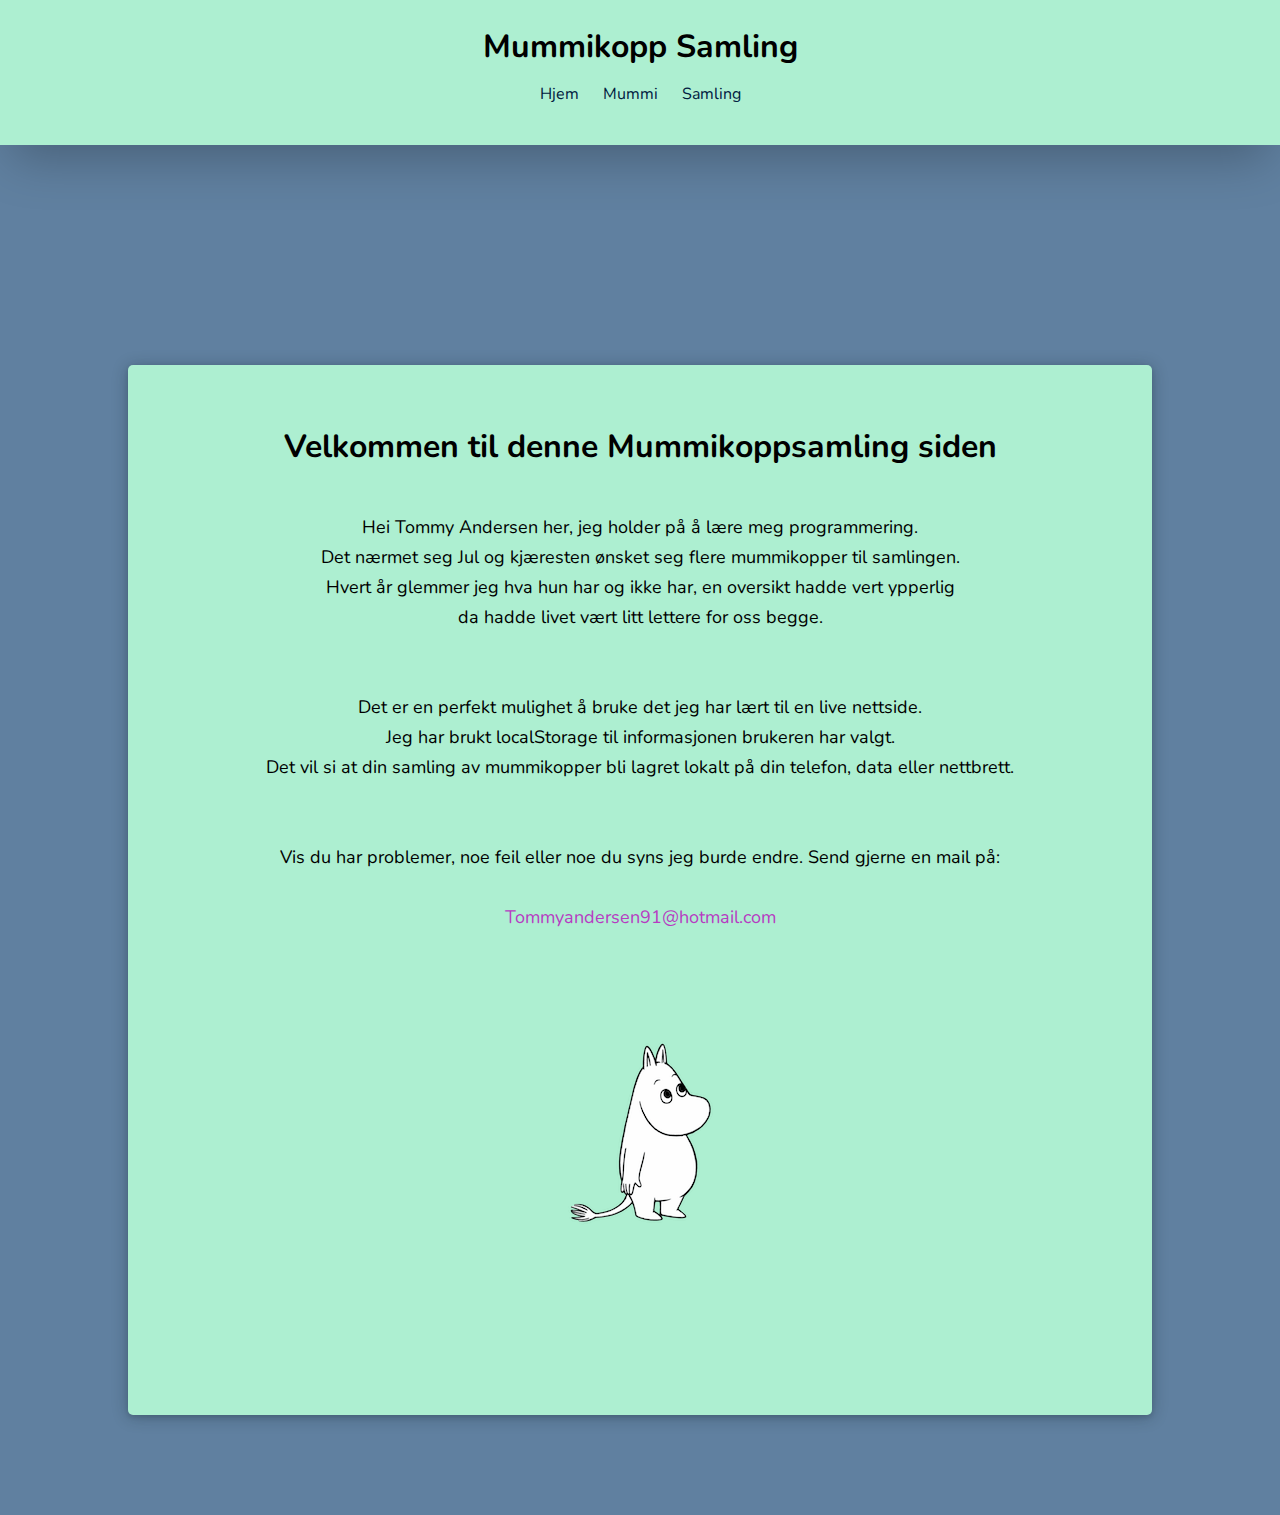
<file: hjem.html>
<!DOCTYPE html>
<html lang="en">
<head>
    <meta charset="UTF-8">
    <meta http-equiv="X-UA-Compatible" content="IE=edge">
    <meta name="viewport" content="width=device-width, initial-scale=1">
    <link rel="stylesheet" typ="text/css" href="style.css">
    <link rel="preconnect" href="https://fonts.gstatic.com">
    <link href="https://fonts.googleapis.com/css2?family=Nunito&display=swap" rel="stylesheet">
    <link rel="stylesheet" href="https://use.fontawesome.com/releases/v5.15.3/css/all.css" integrity="sha384-SZXxX4whJ79/gErwcOYf+zWLeJdY/qpuqC4cAa9rOGUstPomtqpuNWT9wdPEn2fk" crossorigin="anonymous">
    <title>Mummi Samler
    </title>
</head>
<body id="body">
    <div id="navbar_container">
        <h1 id="nav_title">Mummikopp Samling</h1>
        <ul id="navbar_ul">
        <li><a href="hjem.html">Hjem</a></li>
        <li><a id="text_space_header" href="https://arabia.fi/eng/products/moomin-mug-listing" target="_blank">Mummi</a></li>
        <li><a href="index.html">Samling</a></li>
        </ul>
    </div>

    <div class="home">
        <h1 class="home_h1">Velkommen til denne Mummikoppsamling siden</h1>
        <br>
        <br>
        <p class="home_txt">Hei Tommy Andersen her, jeg holder på å lære meg programmering.<br>
            Det nærmet seg Jul og kjæresten ønsket seg flere mummikopper til samlingen.<br>
            Hvert år glemmer jeg hva hun har og ikke har, en oversikt hadde vert ypperlig<br>
            da hadde livet vært litt lettere for oss begge.<br>
            <br>
            <br>
            Det er en perfekt mulighet å bruke det jeg har lært til en live nettside.<br>
            Jeg har brukt localStorage til informasjonen brukeren har valgt.<br>
            Det vil si at din samling av mummikopper bli lagret lokalt på din telefon, data eller nettbrett.<br>
            <br>
            <br>
            Vis du har problemer, noe feil eller noe du syns jeg burde endre. Send gjerne en mail på:<br>
            <br>
            <a class="home_mail" href ="mailto:tommyandersen91@hotmail.com">Tommyandersen91@hotmail.com</a>
            </p>
            <img class="home_moomin_img" src="img/mummi.png">
    </div>


<script src="script.js"></script>
</body>
</html>
</file>
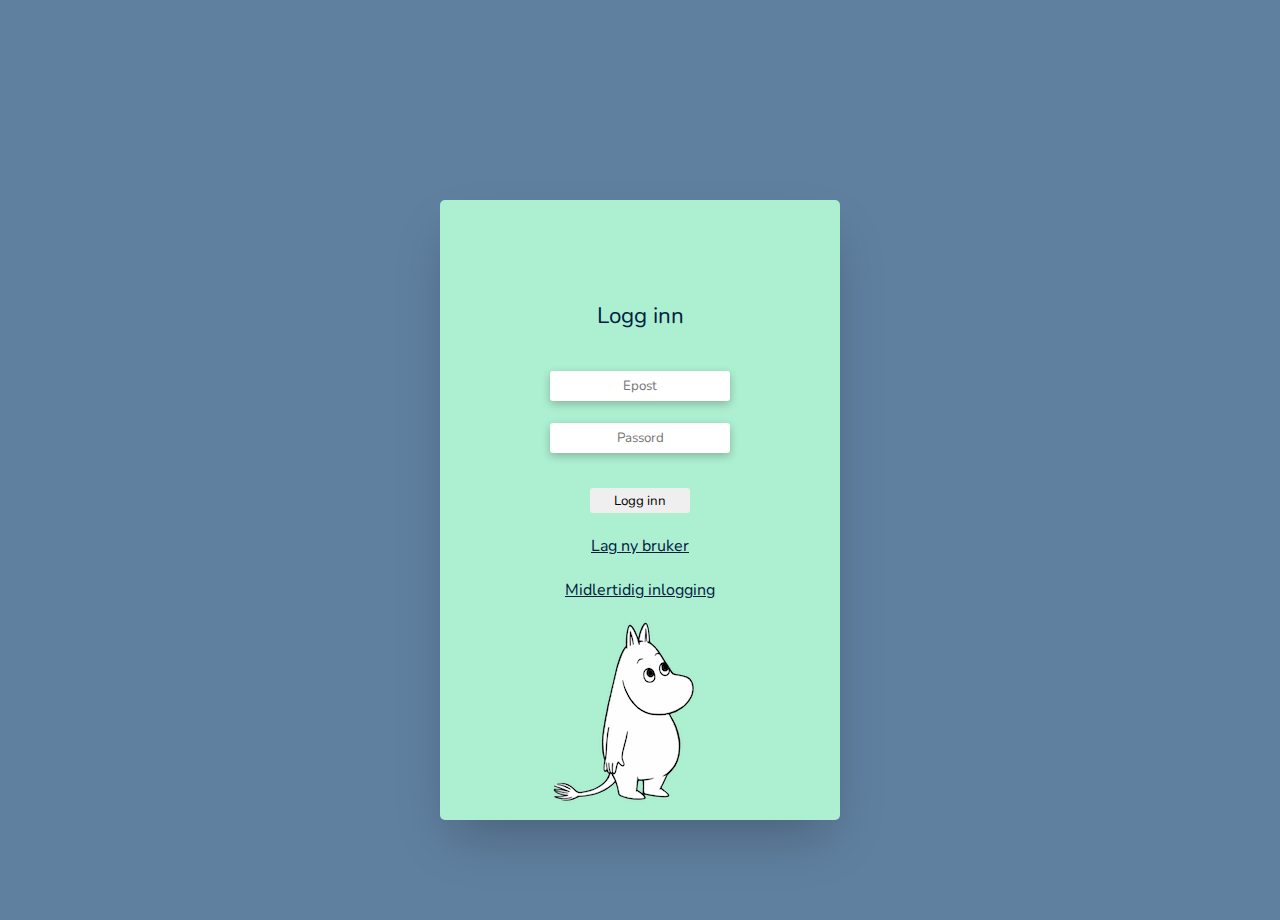
<file: login.html>
<!DOCTYPE html>
<html lang="en">
<head>
    <meta charset="UTF-8">
    <meta http-equiv="X-UA-Compatible" content="IE=edge">
    <meta name="viewport" content="width=device-width, initial-scale=1.0">
    <script src="script.js"></script>
    <link rel="stylesheet" typ="text/css" href="style.css">
    <link rel="preconnect" href="https://fonts.gstatic.com">
    <link href="https://fonts.googleapis.com/css2?family=Nunito&display=swap" rel="stylesheet">
    <title>login
    </title>
</head>
<body>
    <div id="error"></div>
    <form id="form" action="" method="post">
        <div>
            <p id="login_text">Logg inn</p>
            <input type="text" name="email" id="login_name" placeholder="Epost" required><br>
        </div>
        <div>
        <input type="password" id="login_password" name="password" placeholder="Passord" required>
        </div>
        <button type="submit" name="signin" id="login_button">Logg inn</button><br>
        <a href="register.html" id="new_user_text">Lag ny bruker</a><br>
        <a href="index.html" id="forgot_password_text">Midlertidig inlogging</a>
        <img id="moomin_img" src="img/mummi.png">
    </form>
</body>
</html>
</file>
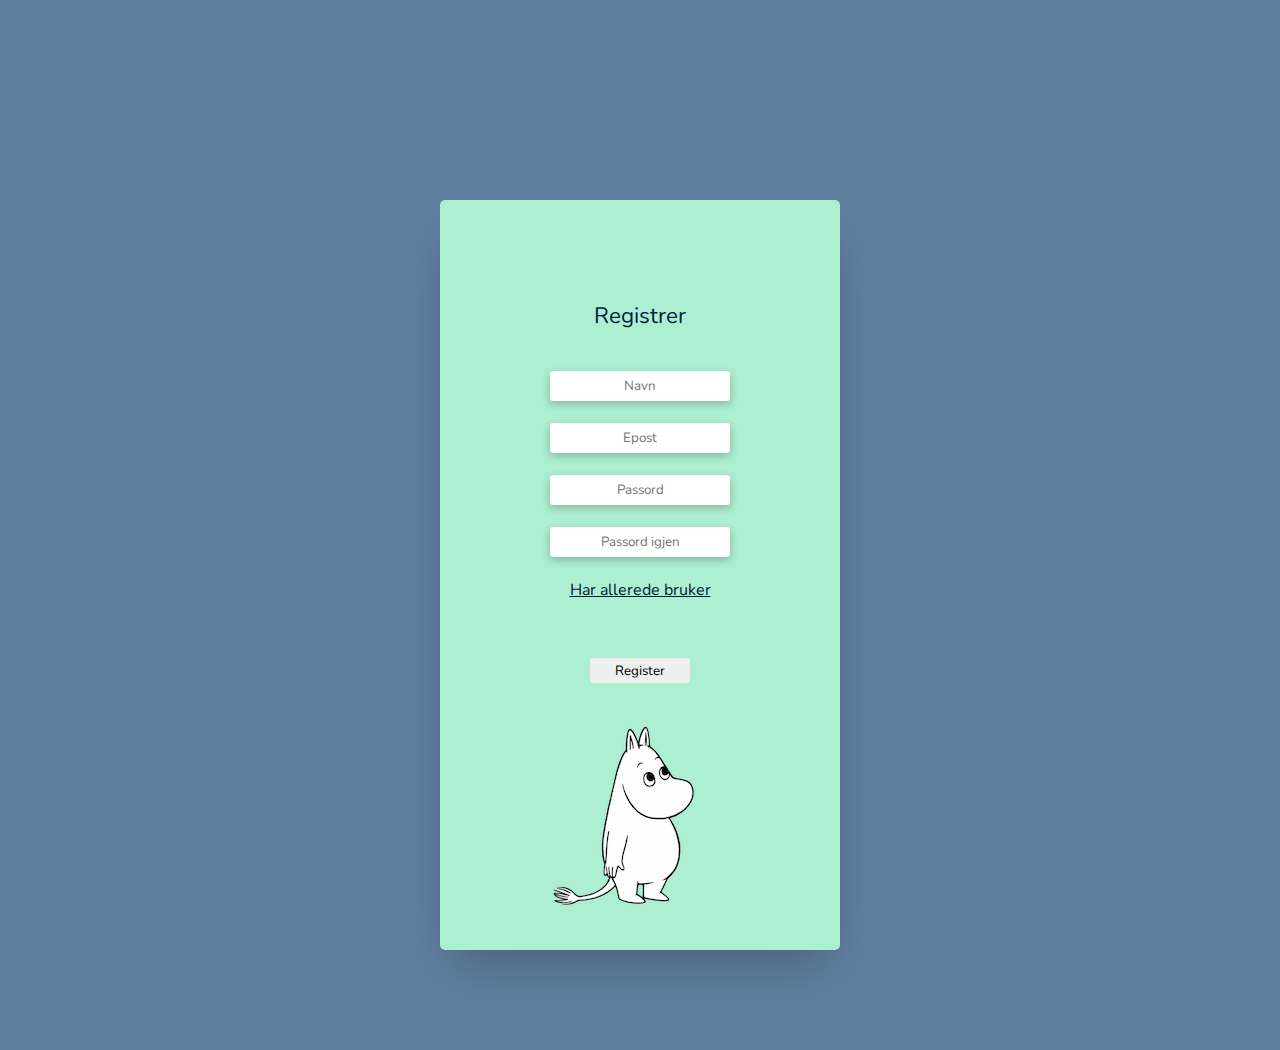
<file: register.html>
<!DOCTYPE html>
<html lang="en">
<head>
    <meta charset="UTF-8">
    <meta http-equiv="X-UA-Compatible" content="IE=edge">
    <meta name="viewport" content="width=device-width, initial-scale=1.0">
    <script src="script.js"></script>
    <link rel="stylesheet" typ="text/css" href="style.css">
    <link rel="preconnect" href="https://fonts.gstatic.com">
    <link href="https://fonts.googleapis.com/css2?family=Nunito&display=swap" rel="stylesheet">
    <title>registrer
    </title>
</head>
<body>
    <div id="error"></div>
    <form id="form_register" action="" method="post">
        <div>
            <p id="login_text">Registrer</p>
            <input type="text" name="signup_full_name" id="register_name" placeholder="Navn" required>
        </div><br>
        <div>
        <input type="email" name="signup_email" id="register_email" placeholder="Epost" required>
        </div><br>
        <div>
            <input type="password" name="signup_password" id="register_password" placeholder="Passord" required>
        </div><br>  
        <div>
            <input type="password" name="signup_cpassword" id="register_password" placeholder="Passord igjen"  required>
        </div><br>  
        <a href="login.html" id="new_user_text">Har allerede bruker</a><br>
        <button type="submit" name="submit" id="login_button">Register</button><br>
        <img id="moomin_img" src="img/mummi.png">
    </form>
</body>
</html>
</file>
<file: style.css>
* {
    font-family: 'Nunito', sans-serif;
    margin: 0;
    padding: 0;
}

body{
    --themeColor: ;
    background-color: var(--themeColor);
}

body {
    background-color: #6080a0;
}

/* Login form */


#form {
    width: 400px;
    height: 620px;
    background-color: #ADEFD1FF;
    border-radius: 5px;
    margin: auto;
    margin-top: 200px;
    box-shadow: rgba(0, 0, 0, 0.25) 0px 25px 50px -12px;
    margin-bottom: 100px;
}

#login_text {
    text-align: center;
    font-size: 1.4em;
    padding-top: 100px;
    margin-bottom: 40px;
    color: #00203FFF;
}

#login_name {
    display: block;
    margin: auto;
    width: 180px;
    height: 30px;
    text-align: center;
    border-radius: 3px;
    border: none;
    box-shadow: rgba(0, 0, 0, 0.24) 0px 3px 8px;
}

#login_name:focus {
    outline: none;
}

#login_password {
    display: block;
    margin: auto;
    width: 180px;
    height: 30px;
    text-align: center;
    border-radius: 3px;
    border: none;
    box-shadow: rgba(0, 0, 0, 0.24) 0px 3px 8px;
}

#login_password:focus {
    outline: none;
}

#login_button {
    display: block;
    margin: auto;
    margin-top: 35px;
    width: 100px;
    height: 25px;
    border: none;
    border-radius: 3px;
}

#login_button:focus {
    outline: none;
}
#login_button:hover {
    -webkit-transform: scale(1.2);
    -ms-transform: scale(1.2);
    transform: scale(1.2);
}

#new_user_text {
    display: block;
    text-align: center;
    color:#00203FFF;
}

#forgot_password_text {
    display: block;
    text-align: center;
    color:#00203FFF;
}

#moomin_img {
    margin: auto;
    margin-left: 83px;
    margin-top: 10px;
}

/* Registrer form */

#form_register {
    width: 400px;
    height: 750px;
    background-color: #ADEFD1FF;
    border-radius: 5px;
    margin: auto;
    margin-top: 200px;
    box-shadow: rgba(0, 0, 0, 0.25) 0px 25px 50px -12px;
    margin-bottom: 100px;
}

#form_register input:focus {
    outline: none;
}

#form_register input {
    display: block;
    margin: auto;
    width: 180px;
    height: 30px;
    text-align: center;
    border-radius: 3px;
    border: none;
    box-shadow: rgba(0, 0, 0, 0.24) 0px 3px 8px;
}

/* Navbar */

#navbar_container {
    width: 100%;
    background-color:#ADEFD1FF;
    height: 7.5em;
    box-shadow: rgba(0, 0, 0, 0.25) 0px 25px 50px -12px;
    padding-top: 25px;
}

#nav_title {
    text-align: center;
}


#navbar_ul {
    text-align: center;
    overflow: hidden;
    margin-top: 15px;
}

#navbar_ul li {
    display: inline-flex;
    justify-content: space-between;
}

#navbar_ul li a {
    color:#00203FFF;
    text-decoration: none;
}

#text_space_header {
    margin-left: 20px;
    margin-right: 20px;
    justify-items: center;
}

/* main container */

/* The Modal background */
.modal {
    display: none; 
    position: fixed;
    z-index: 1;
    padding-top: 150px;
    left: 0;
    top: 0;
    width: 100%;
    height: 100%;
    overflow: auto;
    background-color: rgb(0,0,0);
    background-color: rgba(0,0,0,0.9);
    padding-left: 40px;
  }

.modal.open {
    opacity: 1;
    pointer-events: all;
}

/* Modal Content (Image) */
.modal-content {
    margin: auto;
    display: block;
    width: 50%;
    max-width: 500px;
  }

/* Caption of Modal Image (Image Text) - Same Width as the Image */
#caption {
    margin: auto;
    display: block;
    width: 50%;
    max-width: 500px;
    color: #6080a0;
    padding: 10px 0;
    height: 150px;
    text-align: center;
    padding-right: 8%;
    font-size: 20px;
  }

/* Add Animation - Zoom in the Modal */
.modal-content, #caption { 
    animation-name: zoom;
    animation-duration: 0.6s;
  }

/* Add Animation */
.modal-content, #caption {  
    -webkit-animation-name: zoom;
    -webkit-animation-duration: 0.6s;
    animation-name: zoom;
    animation-duration: 0.6s;
  }
  
@-webkit-keyframes zoom {
    from {-webkit-transform:scale(0)} 
    to {-webkit-transform:scale(1)}
  }
  
@keyframes zoom {
    from {transform:scale(0)} 
    to {transform:scale(1)}
  }

/* The Close Button */
.close {
    position: absolute;
    top: 15px;
    right: 60px;
    color: rgb(3, 82, 114);
    font-size: 50px;
    font-weight: bold;
    transition: 0.3s;
  }

.close:hover,
.close:focus {
  color: rgb(245, 241, 241);
  text-decoration: none;
  cursor: pointer;
}

@media only screen and (max-width: 700px){
    .modal {
      padding-left: 10px;
    }
  }

@media only screen and (max-width: 700px){
    .close {
      right: 40px;
      color: whitesmoke;
    }
  }

@media only screen and (max-width: 700px){
    #caption {
      padding-right: 15%;
    }
  }

@media only screen and (min-width: 1350px){
    #caption {
      padding-right: 7%;
    }
  }

@media only screen and (min-width: 1550px){
    #caption {
      padding-right: 6%;
    }
  }

@media only screen and (min-width: 1750px){
    #caption {
      padding-right: 4%;
    }
  } 

/* 100% Image Width on Smaller Screens */
@media only screen and (max-width: 700px){
    .modal-content {
      width: 80%;
    }
  }

#main_container {
    margin-top: 100px;
    margin-bottom: 100px;
    width: 80%;
    height: auto;
    margin-left: auto;
    margin-right: auto;
    padding-bottom: 30px;
    background-color: #ADEFD1FF;
    box-shadow: rgba(14, 30, 37, 0.12) 0px 2px 4px 0px, rgba(14, 30, 37, 0.32) 0px 2px 16px 0px;
    border-radius: 5px;
    display: grid;
    justify-items: center;
    grid-gap: 10px;
    grid-template-areas: 
    "image107 image1"
    "image2 image3"
    "image4 image5"
    "image6 image7"
    "image8 ."
    ;
    text-align: center;
}

#main_container p {
    margin-right: 35px;
    margin-bottom: 10px;
}

#main_container img {
    cursor: pointer;
    transition: all 0.3s ease-out;
}


.fa-home  {
    color:#6080a0;
}

.fa-grin-hearts {
    color:#6080a0;
}

.fa-heart-broken {
    color:#6080a0;
}

/* icons under picture */

.icons_meaning {
    display: grid;
    grid-template-columns: repeat(5, 1fr);
    justify-items: center;
    grid-template-areas: 
    ". icon1 icon2 icon3 ."
    ;
}

.icon_item1 {
    grid-area: icon1;
    color: green;
}
.icon_item2  {
    grid-area: icon2;
    color: yellow;
}
.icon_item3 {
    grid-area: icon3;
    color: red;
}

.text_under_topicons {
    display: grid;
    grid-template-columns: repeat(5, 1fr);
    text-align: center;
    grid-template-areas: 
    ". text_icon1 text_icon2 text_icon3 ."
    ;
}

.texticon_item1 {
    grid-area: text_icon1;
    color: green;
}
.texticon_item2  {
    grid-area: text_icon2;
    color: yellow;
}
.texticon_item3 {
    grid-area: text_icon3;
    color: red;
}



/* grid template areas */

.image107 {
    grid-area: image107;
}
.center_icon_text {
    margin-right: 35px;
}

.image1 {
    grid-area: image1;
}

.image2 {
    grid-area: image2;
}

.image3 {
    grid-area: image3;
}

.image4 {
    grid-area: image4;
}

.image5 {
    grid-area: image5;
}

.image6 {
    grid-area: image6;
}

.image7 {
    grid-area: image7;
}

.image8 {
    grid-area: image8;
}
/* @Media */

@media only screen and (max-width: 600px) {
    #main_container {
        grid-template-columns: 1fr;
        grid-template-areas: 
        "image107"
        "image1"
        "image2"
        "image3"
        "image4"
        "image5"
        "image6"
        "image7"
        "image8"
        ;
    }
}


@media only screen and (min-width: 1200px) {
    #main_container {
        grid-template-columns: repeat(3, 1fr);
        grid-template-areas: 
        "image107 image1 image2"
        "image3 image4 image5"
        "image6 image7 image8 "
        ;
        width: 1200px;
}
}

/* home */

.home {
    margin: auto;
    margin-top: 220px;
    margin-bottom: 100px;
    height: 1050px;
    width: 80%;
    background-color: #ADEFD1FF;
    box-shadow: rgba(14, 30, 37, 0.12) 0px 2px 4px 0px, rgba(14, 30, 37, 0.32) 0px 2px 16px 0px;
    border-radius: 5px;
    text-align: center;
    max-width: 1200px;
}

.home_h1 {
    padding-top: 60px;
}

.home_txt {
    font-size: 16px;
    line-height: 26px;
    word-wrap: break-word;
    overflow-wrap: break-word;
    hyphens: auto;   
}

@media screen and (min-width: 600px){ 
    .home_txt {font-size: 18px;
    line-height: 30px;
  }
}

.home_moomin_img {
    padding-top: 100px;
}

.home_mail:link {
    text-decoration: none;
    color:rgb(183, 59, 194);
    transition: transform .2s;
}

.home_mail:hover {
    color: rgb(0, 81, 134);
    text-decoration: underline;
    
}

@media only screen and (max-width: 1015px) {
    .home {
        width: 90%;
    }}

@media only screen and (max-width: 828px) {
    .home {
        width: 98%;
        padding-left: 10px;
        padding-right: 10px;
    }}
</file>
